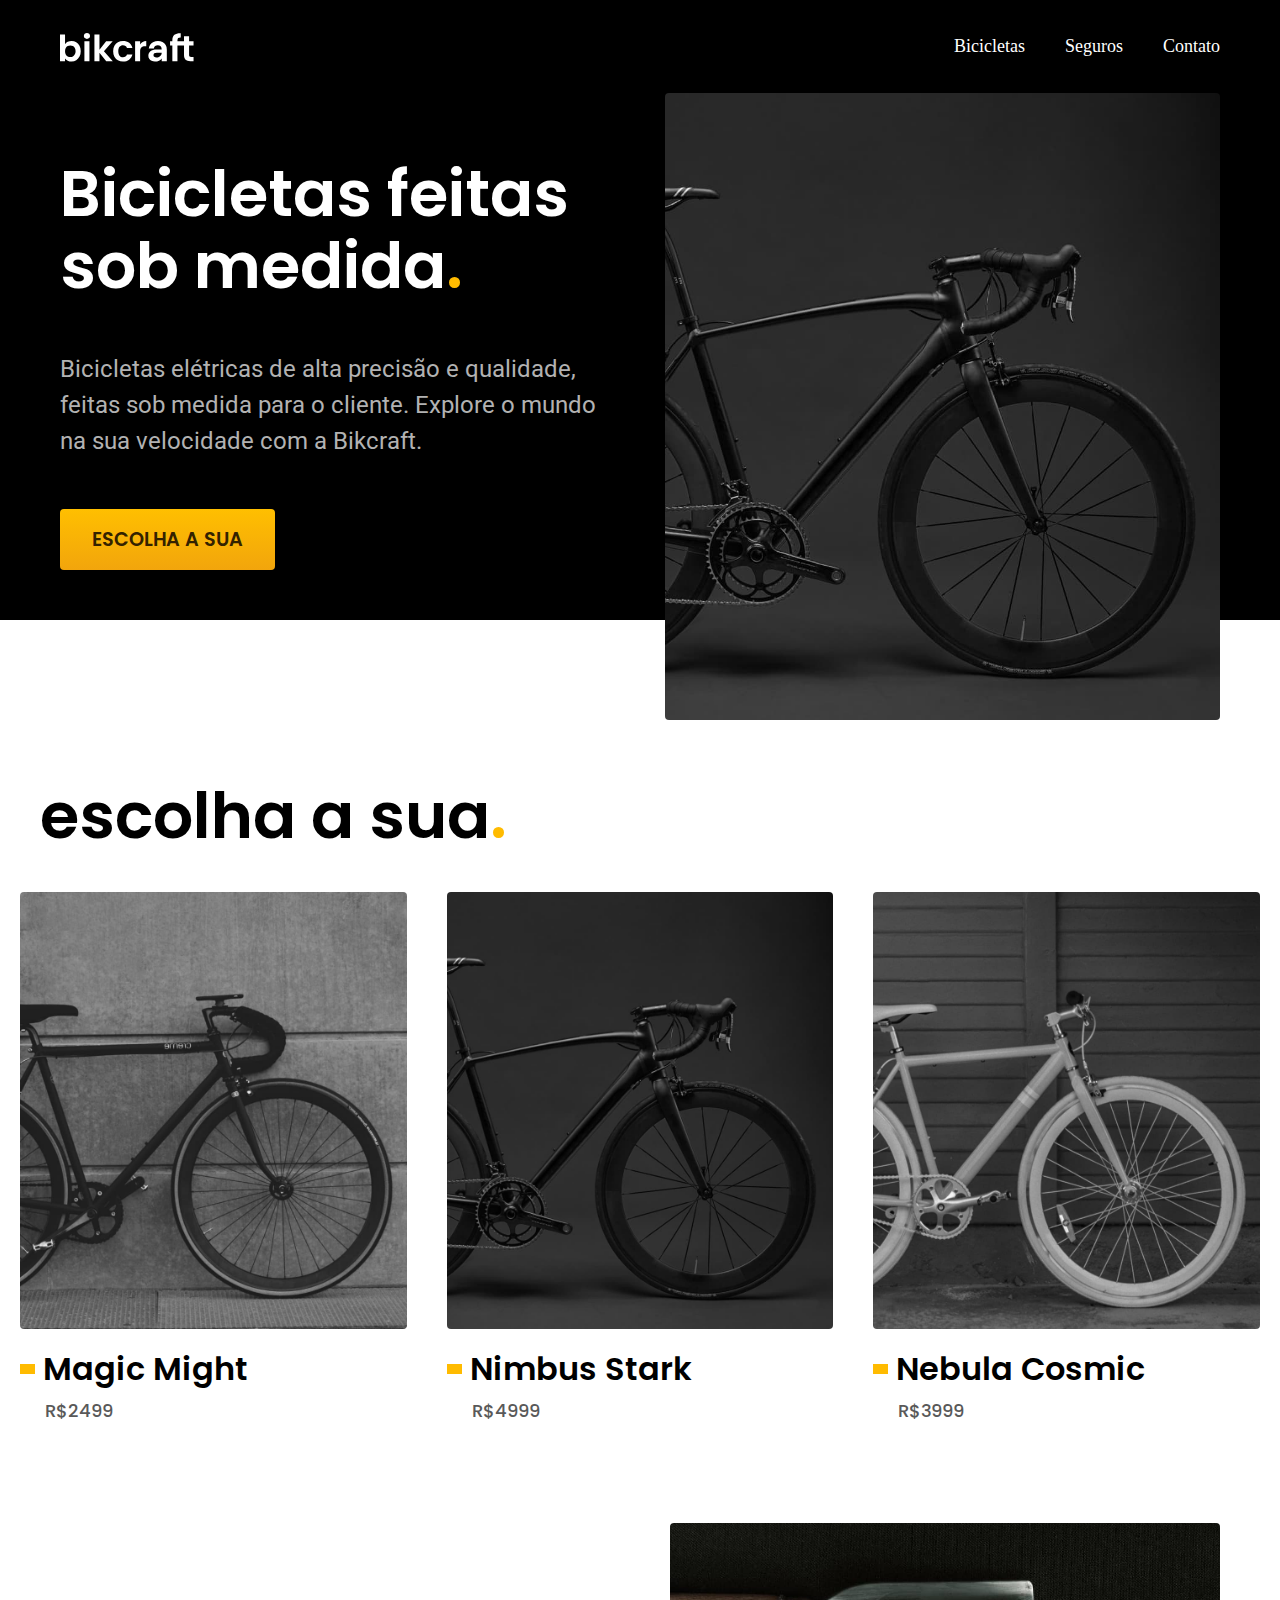
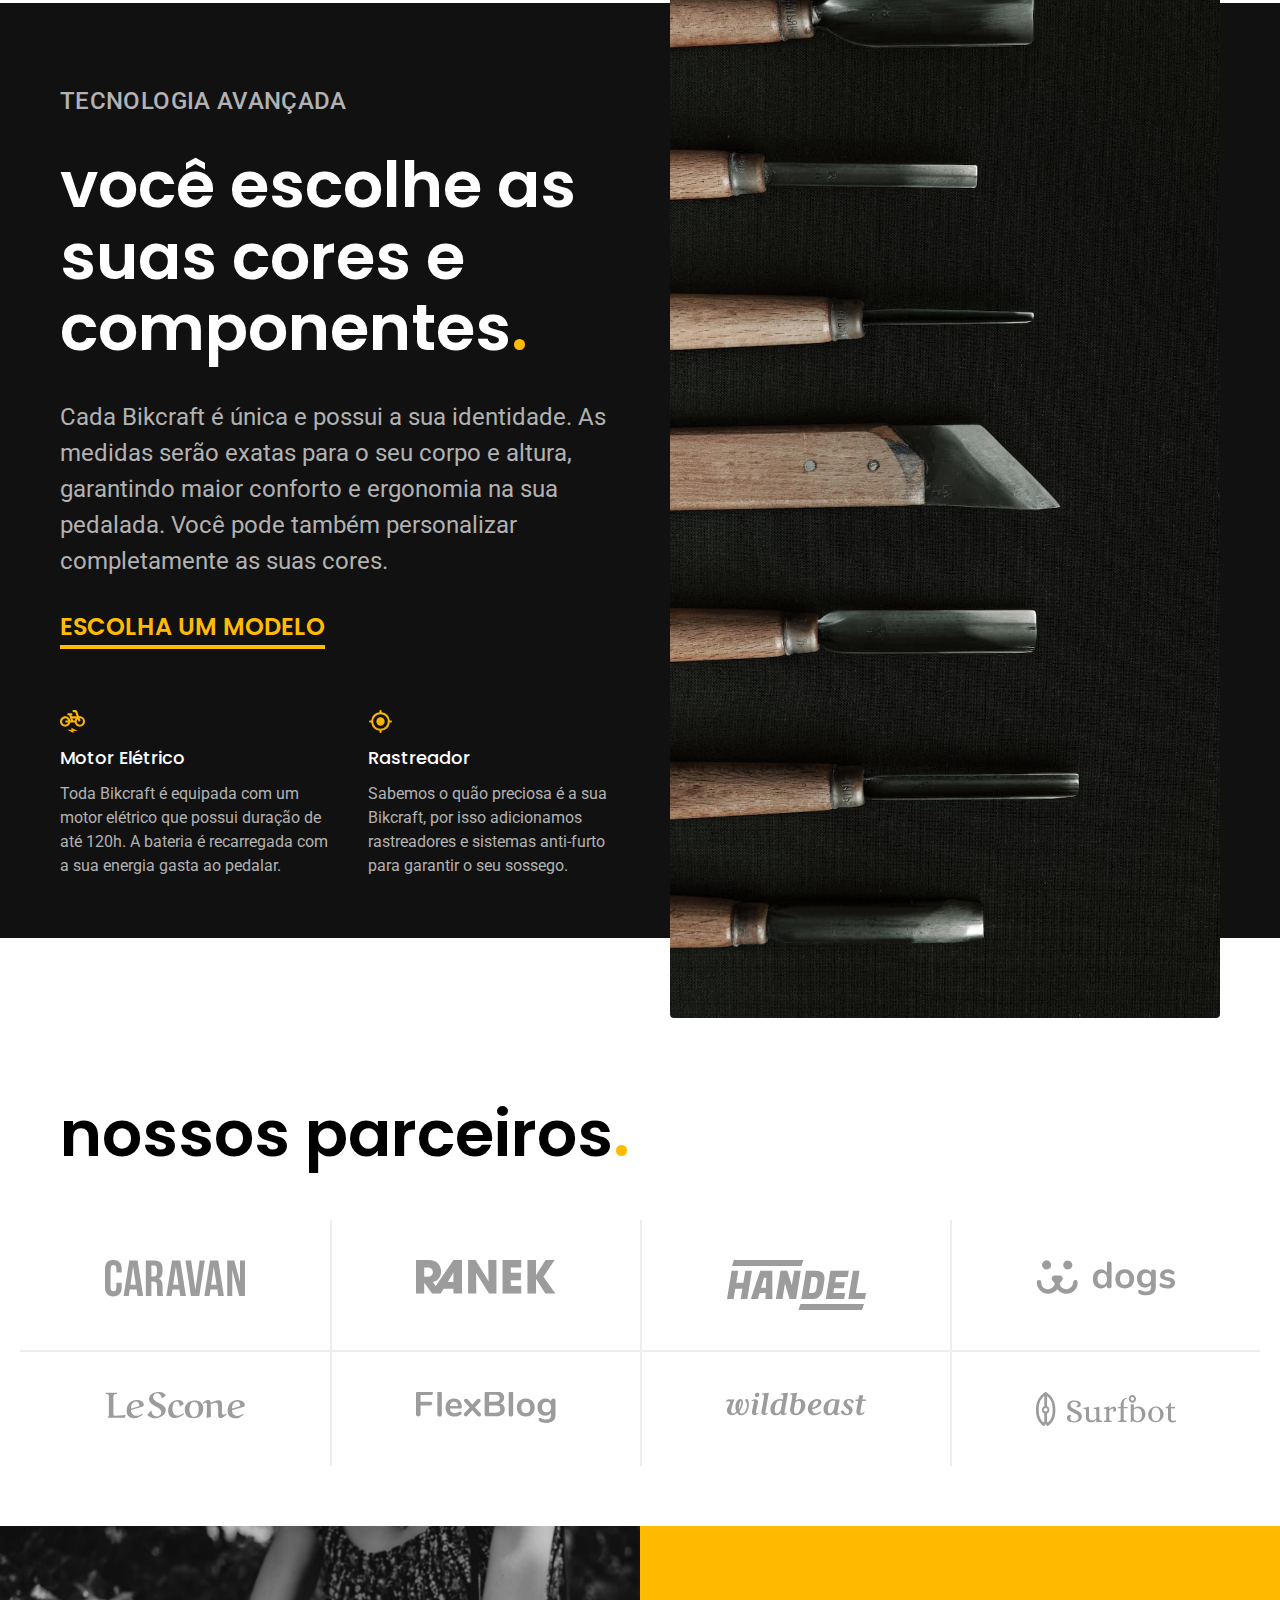
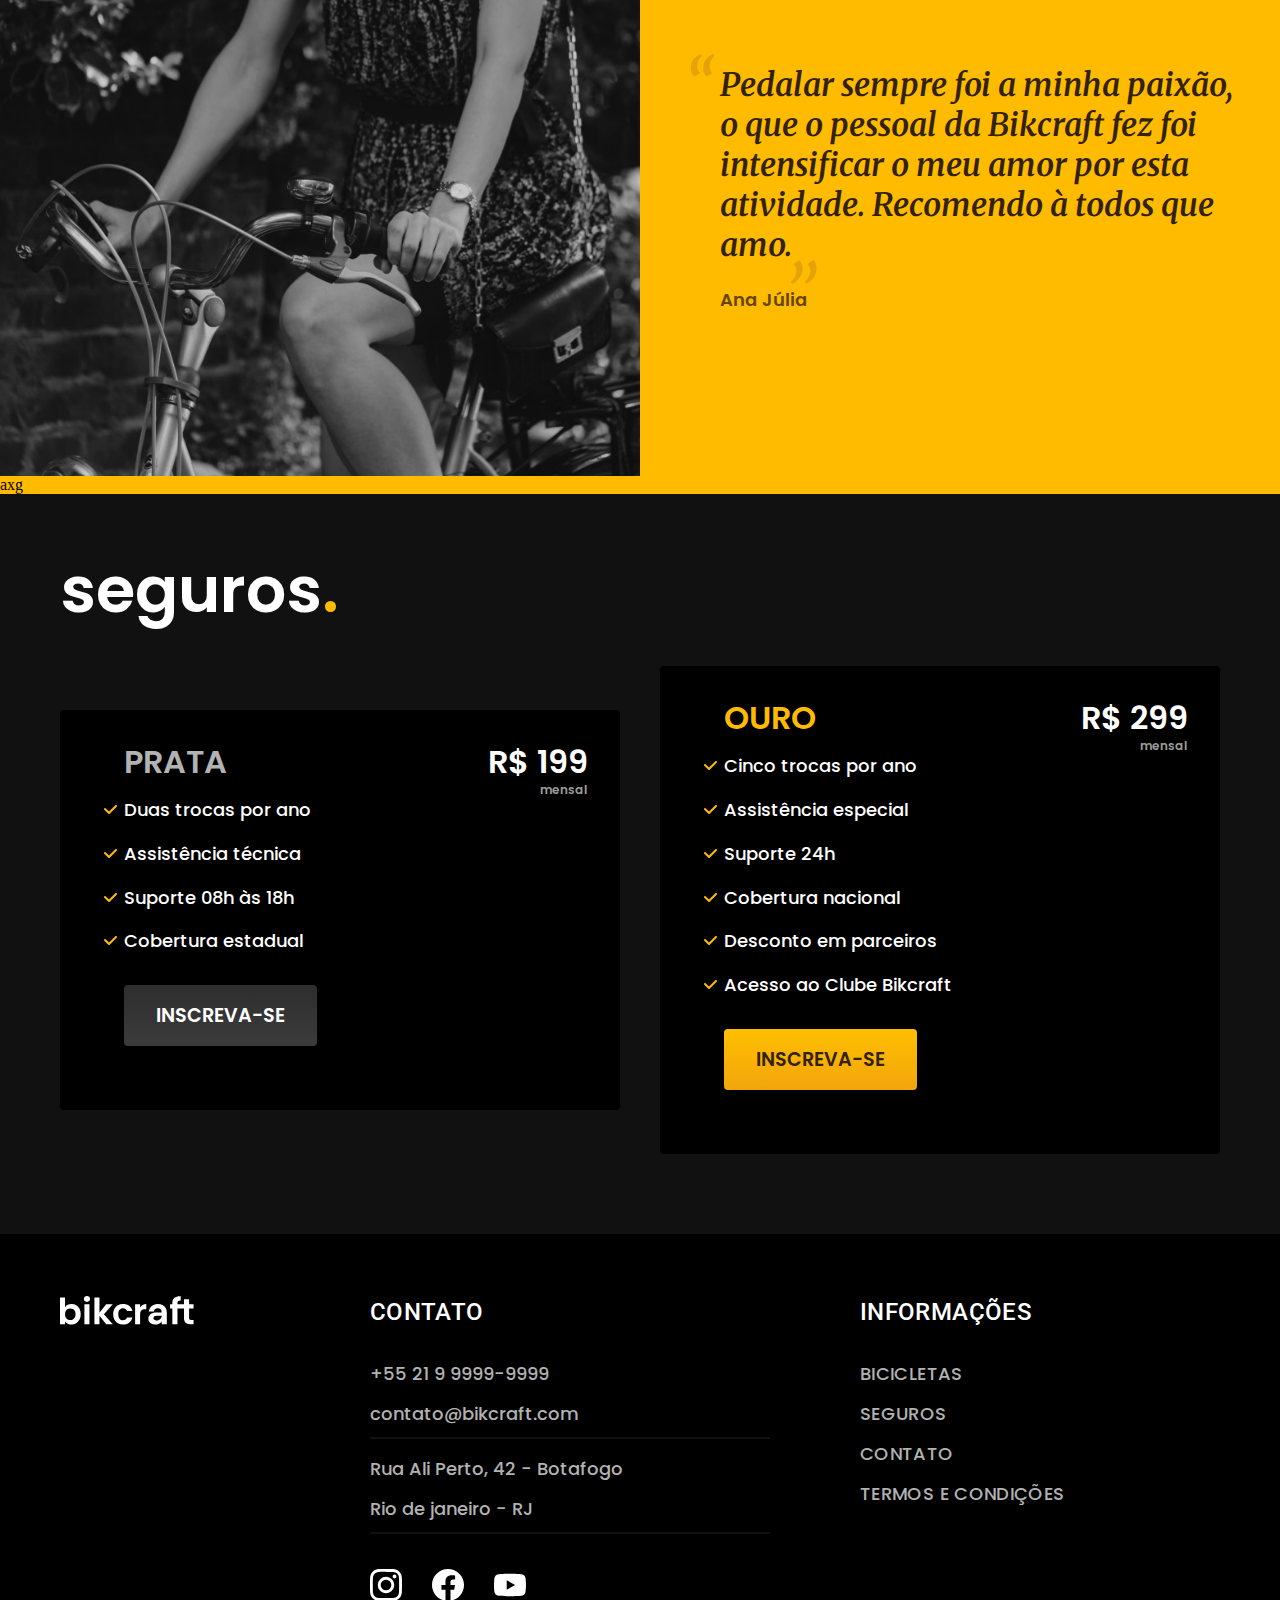
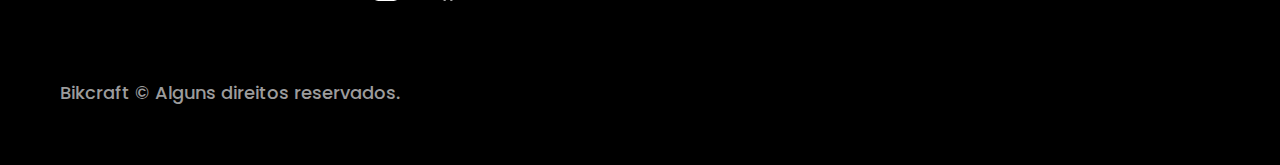
<file: index.html>
<!DOCTYPE html>
<html lang="pt-br">

<head>
  <meta charset="UTF-8">
  <meta name="viewport" content="width=device-width, initial-scale=1.0">
  <title> Bikcraft - Bicicletas Elétricas</title>
  <meta name="description" content="Bicicletas elétricas de alta precisão e qualidade, feitas sob medida para você. Explore o mundo na sua velocidade com a Bikcraft.">

  <link rel="stylesheet" href="./css/style.css">
  <link rel="preconnect" href="https://fonts.googleapis.com">
  <link rel="preconnect" href="https://fonts.gstatic.com" crossorigin>
  <link href="https://fonts.googleapis.com/css2?family=Merriweather:ital,wght@1,900&family=Poppins:wght@400;500;600&family=Roboto:wght@400;500&display=swap" rel="stylesheet">



</head>

<body id="home">
  <header class="header-bg">
    <div class="header container-1200">
      <a href="./index.html"> <img src="./img/bikcraft.svg" alt="bikcraft"></a>
      <nav aria-label="primaria">
        <ul class="header-menu">
          <li><a href="./bicicletas.html">Bicicletas</a></li>
          <li><a href="./seguros.html">Seguros</a></li>
          <li><a href="./contato.html">Contato</a></li>
        </ul>
      </nav>
    </div>
  </header>
  <main class="relevo introducao-bg">
    <div class="introducao-container container-1200">
      <div class="introducao-conteudo">
        <div class="introducao-conteudo-texto">

          <h1 class="titulo-introducao font-1-xxl cor-0">
            Bicicletas feitas sob medida<span class="cor-p1">.</span>
          </h1>
          <p class="font-2-l cor-5">
            Bicicletas elétricas de alta precisão e qualidade, feitas sob medida para o cliente. Explore o mundo na sua velocidade com a Bikcraft.
          </p>
          <a href="./bicicletas.html" class="botao-1 gradiente-amarelo">ESCOLHA A SUA</a>
        </div>
        <img class="img-relevo" src="./img/bicicletas/nimbus-home.jpg" alt="Bicicleta elétrica preta">
      </div>
    </div>
  </main>

  <article class="bicicletas-lista container-1400">
    <h2 class="container-1200 font-1-xxl">escolha a sua<span class="cor-p1">.</span></h2>
    <ul class="lista-escolha">

      <li> <a href="./bicicletas/magic.html"> <img src="./img/bicicletas/magic-home.jpg" alt="Magic Might">
          <div class="container-detalhe">
            <h3 class="font-1-xl"> Magic Might</h3>
          </div>
          <span class="font-2-m cor-8">R$2499</span>
        </a> </li>

      <li> <a href="./bicicletas/nimbus.html"> <img src="./img/bicicletas/nimbus-home.jpg" alt="Nimbus Stark">
          <div class="container-detalhe">
            <h3 class="font-1-xl"> Nimbus Stark</h3>
          </div> <span class="font-2-m cor-8">R$4999</span>
        </a> </li>


      <li> <a href="./bicicletas/nebula.html"> <img src="./img/bicicletas/nebula-home.jpg" alt="Nebula Cosmic">
          <div class="container-detalhe">
            <h3 class="font-1-xl"> Nebula Cosmic</h3>
          </div> <span class="font-2-m cor-8">R$3999</span>
        </a></li>
    </ul>
  </article>

  <article class="teclonologia-bg efeito-foto-duplo">
    <div class="tecnologia-container container-1200">
      <div class="tecnologia-conteudo ">
        <span class="cor-5 font-2-l-b">Tecnologia avançada</span>
        <h2 class="titulo-tecnologia font-1-xxl cor-0">você escolhe as suas cores e componentes<span class="cor-p1">.</span> </h2>
        <p class="texto-tecnologia font-2-l cor-5">Cada Bikcraft é única e possui a sua identidade. As medidas serão exatas para o seu corpo e altura, garantindo maior conforto e ergonomia na sua pedalada. Você pode também personalizar completamente as suas cores.</p>

        <h3><a class="escolha cor-p1" href="/">ESCOLHA UM MODELO</a></h3>

        <ul class="vantagens-tecnologia">
          <li>

            <img src="./img/icones/eletrica.svg" alt="">
            <h4 class="font-1-m eletrico cor-0">Motor Elétrico </h4>
            <p class="font-2-s cor-5">Toda Bikcraft é equipada com um motor elétrico que possui duração de até 120h. A bateria é recarregada com a sua energia gasta ao pedalar.</p>
          </li>

          <li>
            <img src="./img/icones/rastreador.svg" alt="">
            <h4 class="font-1-m rastreador cor-0">Rastreador</h4>
            <p class="font-2-s cor-5">Sabemos o quão preciosa é a sua Bikcraft, por isso adicionamos rastreadores e sistemas anti-furto para garantir o seu sossego.</p>
          </li>
        </ul>
      </div>
      <div>
        <img class="foto-tecnologia" src="./img/fotos/tecnologia.jpg" alt="">
      </div>
    </div>
  </article>

  <section class="parceiros" aria-label="Nossos parceiros">
    <h2 class="container-1200 font-1-xxl">nossos parceiros<span class="cor-p1">.</span></h2>
    <ul class="container-1400">
      <li><img src="./img/parceiros/caravan.svg" alt="caravan"></li>
      <li><img src="./img/parceiros/ranek.svg" alt="ranek"></li>
      <li><img src="./img/parceiros/handel.svg" alt="handel"></li>
      <li><img src="./img/parceiros/dogs.svg" alt="dogs"></li>
      <li><img src="./img/parceiros/lescone.svg" alt="lescone"></li>
      <li><img src="./img/parceiros/flexblog.svg" alt="flexblog"></li>
      <li><img src="./img/parceiros/wildbeast.svg" alt="wildbeast"></li>
      <li><img src="./img/parceiros/surfbot.svg" alt="surfbot"></li>
    </ul>
  </section>

  <section class="depoimento">
    <div class="depoimento-foto">
      <img src="./img/fotos/depoimento.jpg" alt="pessoa andando de bicicleta">axg
    </div>
    <div class="depoimento-conteudo font-1-xl cor-p5">
      <blockquote>
        <p>Pedalar sempre foi a minha paixão, o que o pessoal da Bikcraft fez foi intensificar o meu amor por esta atividade. Recomendo à todos que amo.</p>
      </blockquote>
      <span class="font-1-m-b cor-p4"> Ana Júlia</span>
    </div>
  </section>

  <article class="seguros-bg">

    <h2 class="container-1200 font-1-xxl cor-0">seguros<span class="cor-p1">.</span></h2>

    <div class="seguros-container container-1200">

      <div class="seguros-items prata">
        <div class="conteudo-seguros">

          <div class="seguros-plano">
            <h3 class="cor-5 font-1-xl">PRATA</h3>
            <div class="seguros-plano-preco">
              <span class="preco-seguros cor-0 font-1-xl">
                R$ 199</span>
              <span class="cor-6 font-1-xs">mensal</span>
            </div>
          </div>

          <ul class="font-2-m cor-0">
            <li>Duas trocas por ano </li>
            <li>Assistência técnica </li>
            <li>Suporte 08h às 18h </li>
            <li>Cobertura estadual </li>
          </ul>
          <div class="botao-1">INSCREVA-SE</div>
        </div>
      </div>

      <div class="seguros-items ouro">
        <div class="conteudo-seguros">

          <div class="seguros-plano">
            <h3 class="cor-p1 font-1-xl">OURO</h3>
            <div class="seguros-plano-preco">
              <span class="preco-seguros cor-0 font-1-xl">
                R$ 299</span>
              <span class="cor-6 font-1-xs">mensal</span>
            </div>
          </div>

          <ul class="vantagens-seguros font-2-m cor-0">
            <li>Cinco trocas por ano </li>
            <li>Assistência especial </li>
            <li>Suporte 24h</li>
            <li>Cobertura nacional </li>
            <li>Desconto em parceiros </li>
            <li>Acesso ao Clube Bikcraft </li>


          </ul>
          <div class="botao-1">INSCREVA-SE</div>
        </div>
      </div>
    </div>
    </div>
  </article>

  <footer class="footer-bg">
    <div class="footer-container container-1200 ">
      <div class="logo-footer">
        <a href="./index.html"> <img src="./img/bikcraft.svg" alt="logo bikcraft"></a>
      </div>
      <div class="contato-footer ">
        <h3 class="font-2-l-b cor-0">CONTATO</h3>
        <ul class="contato font-1-m cor-5">
          <li><a href="tel:+552199999999">+55 21 9 9999-9999</a></li>
          <li><a href="mailto:contato@bicrafk.com">contato@bikcraft.com </a></li>
          <li>
            <p>Rua Ali Perto, 42 - Botafogo</p>
          </li>
          <li>
            <p>Rio de janeiro - RJ</p>
          </li>
        </ul>
        <div class="redes-sociais">
          <div><img src="./img/redes/instagram.svg" alt="instagran logo"></div>
          <div><img src="./img/redes/facebook.svg" alt="facebook logo"></div>
          <div><img src="./img/redes/youtube.svg" alt="youTube logo"></div>
        </div>
      </div>

      <div class=" font-2-l-b cor-0 informacoes-footer">
        <h3 class="font-2-l-b cor-0">INFORMAÇÕES</h3>

        <nav>
          <ul class="informacoes font-1-m cor-5">
            <li><a href="./bicicletas.html">Bicicletas</a></li>
            <li><a href="./seguros.html">Seguros</a></li>
            <li><a href="./contato.html">Contato</a></li>
            <li><a href="./termos.html">Termos e Condições</a></li>
          </ul>
        </nav>
      </div>



      <P class="footer-copy font-2-m cor-6">Bikcraft © Alguns direitos reservados.</P>
    </div>

  </footer>

</body>

</html>
</file>
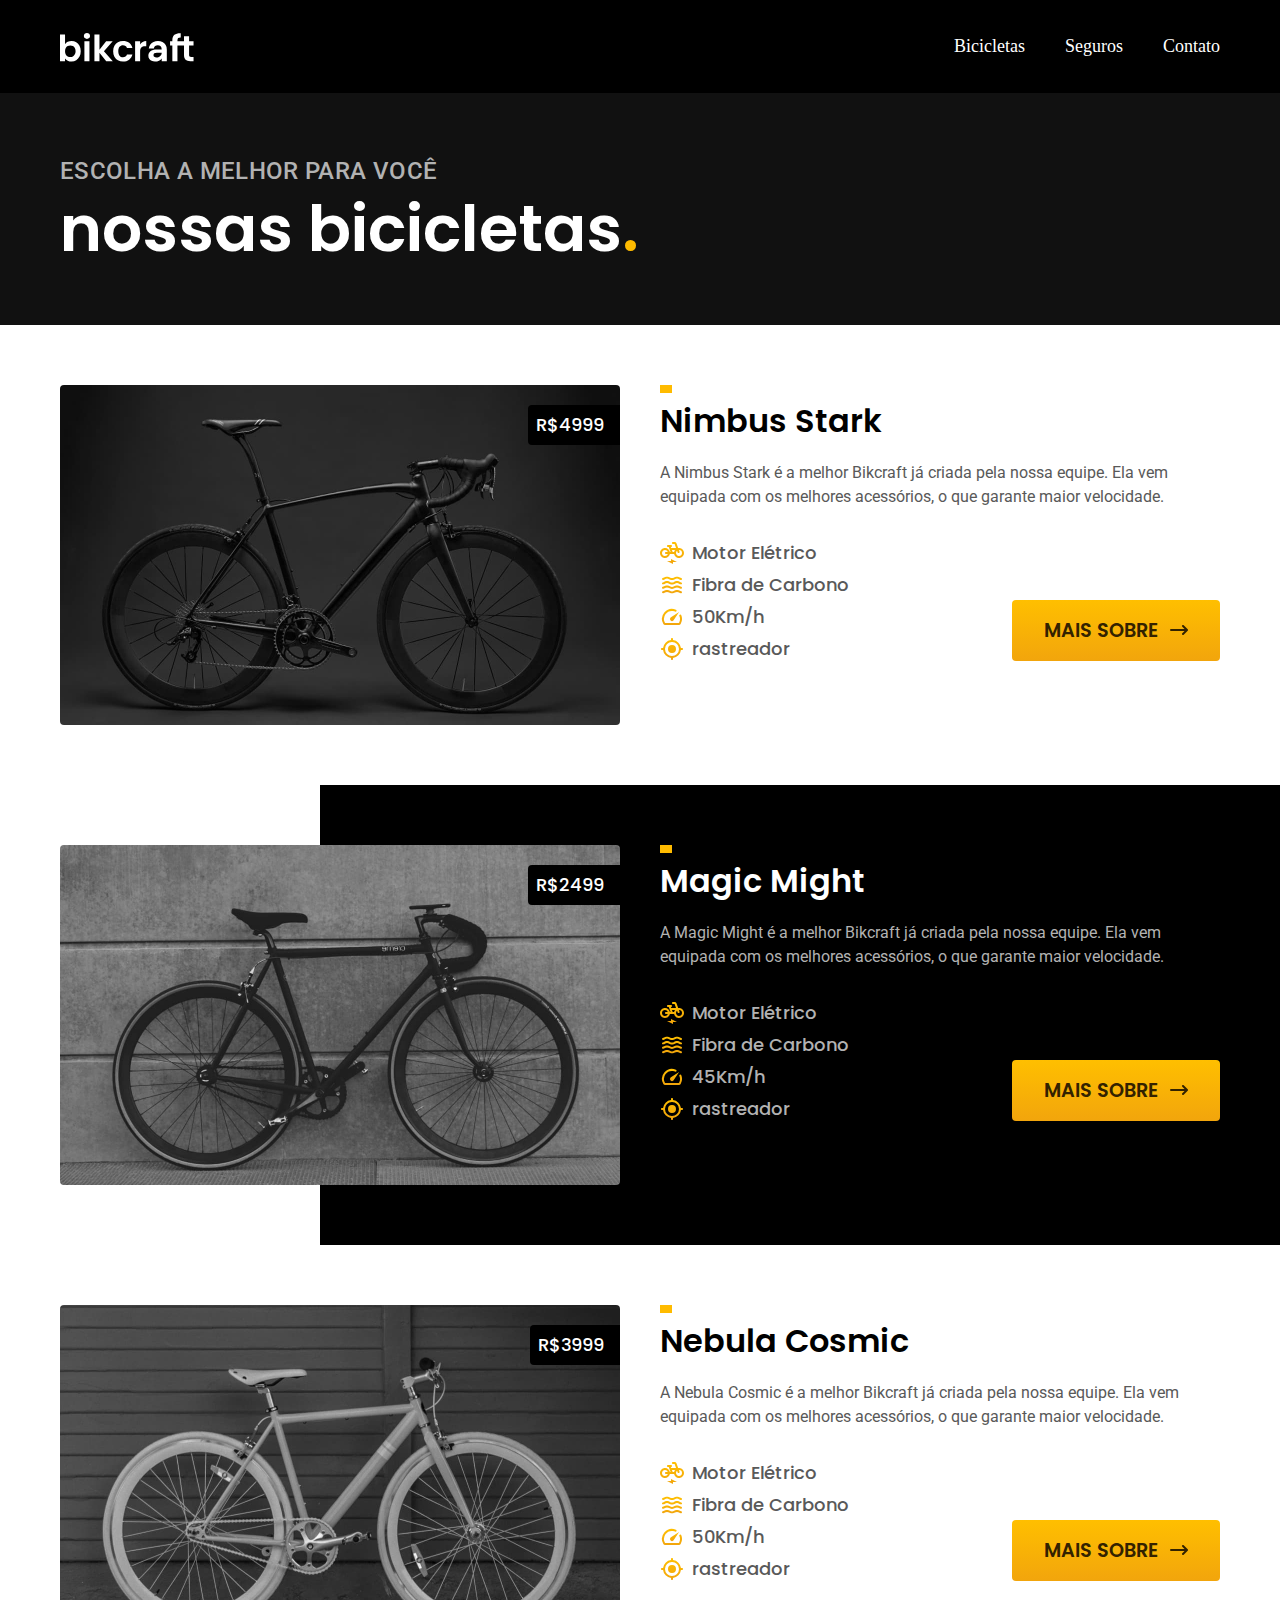
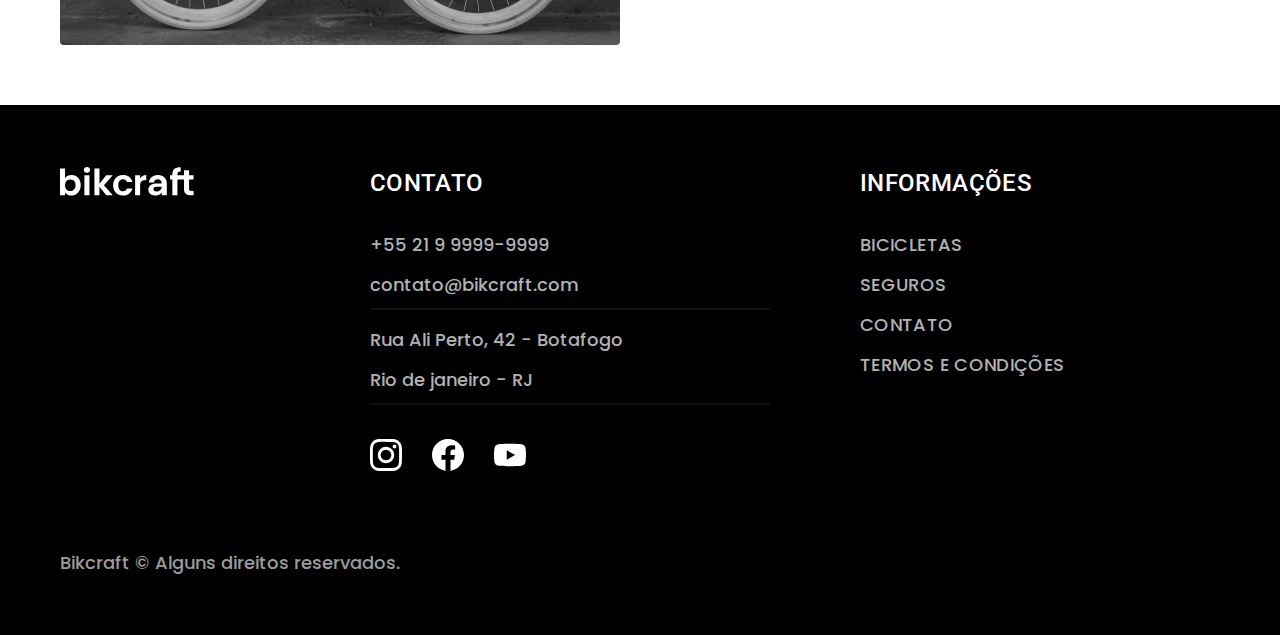
<file: bicicletas.html>
<html lang="pt-br">

<head>
  <meta charset="UTF-8">
  <meta name="viewport" content="width=device-width, initial-scale=1.0">
  <title>bicicletas | Bikcraft - Bicicletas Elétricas</title>
  <meta name="description" content="bicicletas - Bikcraft.">

  <link rel="stylesheet" href="./css/style.css">
  <link rel="preconnect" href="https://fonts.googleapis.com">
  <link rel="preconnect" href="https://fonts.gstatic.com" crossorigin>
  <link href="https://fonts.googleapis.com/css2?family=Merriweather:ital,wght@1,900&family=Poppins:wght@400;500;600&family=Roboto:wght@400;500&display=swap" rel="stylesheet">



</head>

<body id="bicicletas">
  <header class="header-bg">
    <div class="header container-1200">
      <a href="./index.html"> <img src="./img/bikcraft.svg" alt="bikcraft"></a>
      <nav aria-label="primaria">
        <ul class="header-menu">
          <li><a href="./bicicletas.html">Bicicletas</a></li>
          <li><a href="./seguros.html">Seguros</a></li>
          <li><a href="./contato.html">Contato</a></li>
        </ul>
      </nav>
    </div>
  </header>
  <div class="titulo-bg bg-11">
    <div class="titulo container-1200">
      <p class="font-2-l-b cor-5">ESCOLHA A MELHOR PARA VOCÊ</p>
      <h1 class="titulo-introducao  font-1-xxl cor-0">
        nossas bicicletas<span class="cor-p1">.</span>
      </h1>
    </div>
  </div>

  <main>

    <div class="bicicletas-bg">
      <div class="bicicletas-container container-1200">
        <div class="img-bicicleta">
          <img src="./img/bicicletas/nimbus.jpg" alt="nimbus">
          <span class="font-2-m cor-0">R$4999</span>
        </div>

        <div class="bicicletas-conteudo">
          <h2 class="font-1-xl">Nimbus Stark</h2>
          <p class="font-2-s cor-8">A Nimbus Stark é a melhor Bikcraft já criada pela nossa equipe. Ela vem equipada com os melhores acessórios, o que garante maior velocidade.</p>

          <ul class="font-1-m cor-8">
            <li><img src="./img/icones/eletrica.svg" alt="">Motor Elétrico</li>
            <li><img src="./img/icones/carbono.svg" alt="">Fibra de Carbono</li>
            <li><img src="./img/icones/velocidade.svg" alt="">50Km/h</li>
            <li><img src="./img/icones/rastreador.svg" alt="">rastreador</li>

          </ul>
          <div class="botao-1 seta"> <a href="./bicicletas/nimbus.html">MAIS SOBRE</a></div>
        </div>
      </div>
    </div>

    <div class="bicicletas-bg">
      <div class="bicicletas-container container-1200">

        <div class="img-bicicleta"> <img src="./img/bicicletas/magic.jpg" alt="magic">
          <span class="font-2-m cor-0">R$2499</span>
        </div>

        <div class="bicicletas-conteudo">
          <h2 class="font-1-xl cor-0">Magic Might</h2>
          <p class="font-2-s cor-5">A Magic Might é a melhor Bikcraft já criada pela nossa equipe. Ela vem equipada com os melhores acessórios, o que garante maior velocidade.</p>

          <ul class="font-1-m cor-5">
            <li><img src="./img/icones/eletrica.svg" alt="">Motor Elétrico</li>
            <li><img src="./img/icones/carbono.svg" alt="">Fibra de Carbono</li>
            <li><img src="./img/icones/velocidade.svg" alt="">45Km/h</li>
            <li><img src="./img/icones/rastreador.svg" alt="">rastreador</li>

          </ul>
          <div class="botao-1 seta"> <a href="./bicicletas/magic.html">MAIS SOBRE</a></div>
        </div>
      </div>
    </div>

    <div class="bicicletas-bg">
      <div class="bicicletas-container container-1200">
        <div class="img-bicicleta"> <img src="./img/bicicletas/nebula.jpg" alt="nebula">
          <span class="font-2-m cor-0">R$3999</span>
        </div>

        <div class="bicicletas-conteudo">
          <h2 class="font-1-xl">Nebula Cosmic</h2>
          <p class="font-2-s cor-8">A Nebula Cosmic é a melhor Bikcraft já criada pela nossa equipe. Ela vem equipada com os melhores acessórios, o que garante maior velocidade.</p>

          <ul class="font-1-m cor-8">
            <li><img src="./img/icones/eletrica.svg" alt="">Motor Elétrico</li>
            <li><img src="./img/icones/carbono.svg" alt="">Fibra de Carbono</li>
            <li><img src="./img/icones/velocidade.svg" alt="">50Km/h</li>
            <li><img src="./img/icones/rastreador.svg" alt="">rastreador</li>

          </ul>
          <div class="botao-1 seta"> <a href="./bicicletas/nebula.html">MAIS SOBRE</a></div>
        </div>
      </div>
    </div>



  </main>





  <footer class="footer-bg">
    <div class="footer-container container-1200 ">
      <div class="logo-footer">
        <a href="./index.html"> <img src="./img/bikcraft.svg" alt="logo bikcraft"></a>
      </div>
      <div class="contato-footer ">
        <h3 class="font-2-l-b cor-0">CONTATO</h3>
        <ul class="contato font-1-m cor-5">
          <li><a href="tel:+552199999999">+55 21 9 9999-9999</a></li>
          <li><a href="mailto:contato@bicrafk.com">contato@bikcraft.com </a></li>
          <li>
            <p>Rua Ali Perto, 42 - Botafogo</p>
          </li>
          <li>
            <p>Rio de janeiro - RJ</p>
          </li>
        </ul>
        <div class="redes-sociais">
          <div><img src="./img/redes/instagram.svg" alt="instagran logo"></div>
          <div><img src="./img/redes/facebook.svg" alt="facebook logo"></div>
          <div><img src="./img/redes/youtube.svg" alt="youTube logo"></div>
        </div>
      </div>

      <div class=" font-2-l-b cor-0 informacoes-footer">
        <h3 class="font-2-l-b cor-0">INFORMAÇÕES</h3>

        <nav>
          <ul class="informacoes font-1-m cor-5">
            <li><a href="./bicicletas.html">Bicicletas</a></li>
            <li><a href="./seguros.html">Seguros</a></li>
            <li><a href="./contato.html">Contato</a></li>
            <li><a href="./termos.html">Termos e Condições</a></li>
          </ul>
        </nav>
      </div>



      <P class="footer-copy font-2-m cor-6">Bikcraft © Alguns direitos reservados.</P>
    </div>

  </footer>

</body>

</html>
</file>
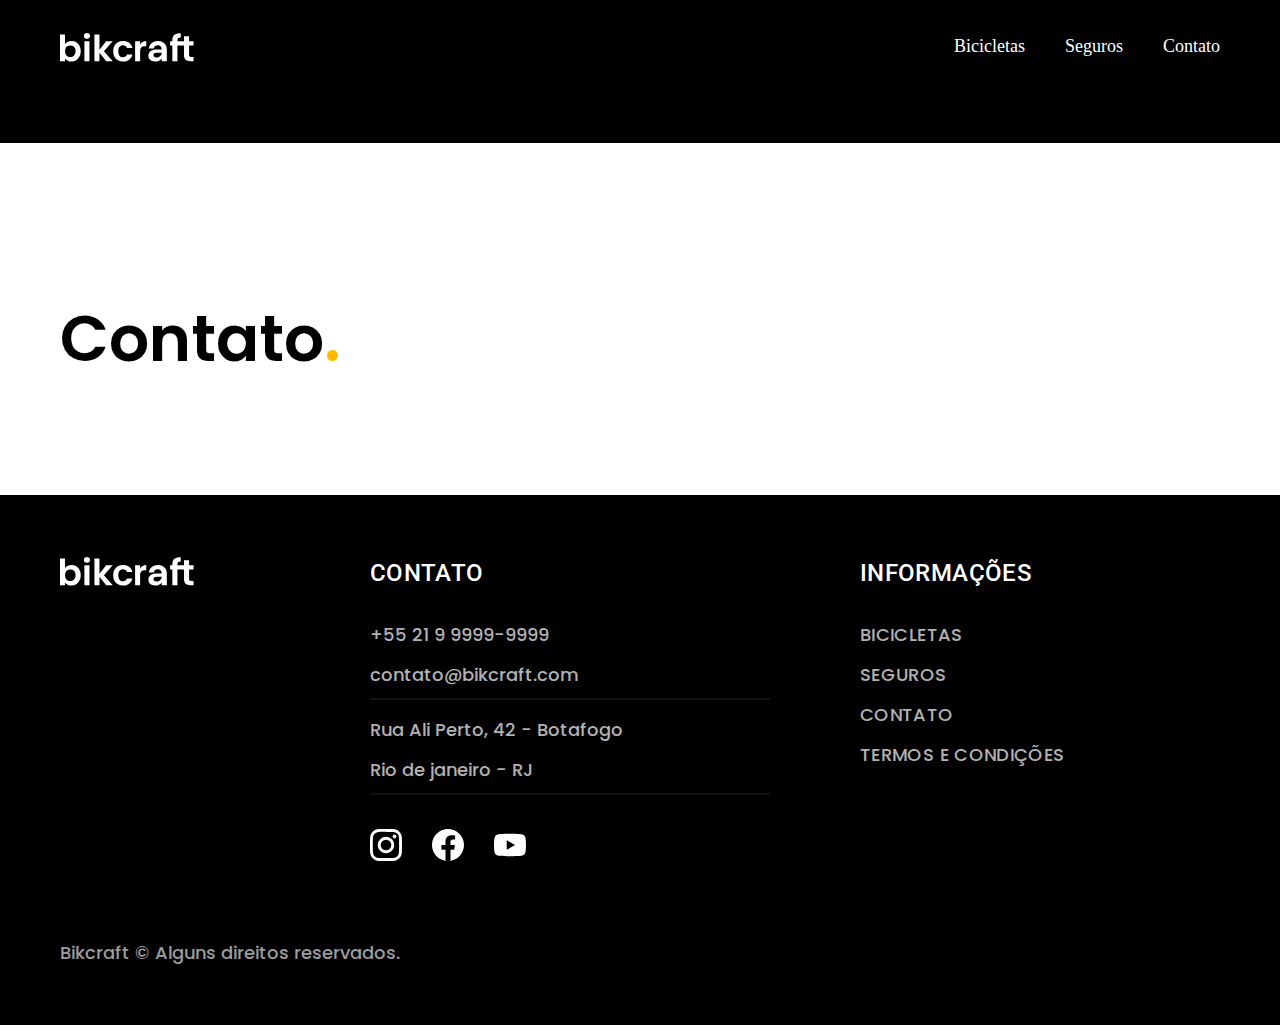
<file: contato.html>
<!DOCTYPE html>
<html lang="pt-br">

<head>
  <meta charset="UTF-8">
  <meta name="viewport" content="width=device-width, initial-scale=1.0">
  <title> Bikcraft - Bicicletas Elétricas</title>
  <meta name="description" content="Bicicletas elétricas de alta precisão e qualidade, feitas sob medida para você. Explore o mundo na sua velocidade com a Bikcraft.">

  <link rel="stylesheet" href="./css/style.css">
  <link rel="preconnect" href="https://fonts.googleapis.com">
  <link rel="preconnect" href="https://fonts.gstatic.com" crossorigin>
  <link href="https://fonts.googleapis.com/css2?family=Merriweather:ital,wght@1,900&family=Poppins:wght@400;500;600&family=Roboto:wght@400;500&display=swap" rel="stylesheet">



</head>

<body id="contato">
  <header class="header-bg">
    <div class="header container-1200">
      <a href="./index.html"> <img src="./img/bikcraft.svg" alt="bikcraft"></a>
      <nav aria-label="primaria">
        <ul class="header-menu">
          <li><a href="./bicicletas.html">Bicicletas</a></li>
          <li><a href="./seguros.html">Seguros</a></li>
          <li><a href="./contato.html">Contato</a></li>
        </ul>
      </nav>
    </div>
  </header>
  <main class="relevo introducao-bg">
    <div class="introducao-container container-1200">
      <div class="introducao-conteudo">
        <div class="introducao-conteudo-texto">



        </div>

      </div>
    </div>
  </main>

  <article class="bicicletas-lista container-1400">
    <h2 class="container-1200 font-1-xxl">Contato<span class="cor-p1">.</span></h2>

  </article>








  <footer class="footer-bg">
    <div class="footer-container container-1200 ">
      <div class="logo-footer">
        <a href="./index.html"> <img src="./img/bikcraft.svg" alt="logo bikcraft"></a>
      </div>
      <div class="contato-footer ">
        <h3 class="font-2-l-b cor-0">CONTATO</h3>
        <ul class="contato font-1-m cor-5">
          <li><a href="tel:+552199999999">+55 21 9 9999-9999</a></li>
          <li><a href="mailto:contato@bicrafk.com">contato@bikcraft.com </a></li>
          <li>
            <p>Rua Ali Perto, 42 - Botafogo</p>
          </li>
          <li>
            <p>Rio de janeiro - RJ</p>
          </li>
        </ul>
        <div class="redes-sociais">
          <div><img src="./img/redes/instagram.svg" alt="instagran logo"></div>
          <div><img src="./img/redes/facebook.svg" alt="facebook logo"></div>
          <div><img src="./img/redes/youtube.svg" alt="youTube logo"></div>
        </div>
      </div>

      <div class=" font-2-l-b cor-0 informacoes-footer">
        <h3 class="font-2-l-b cor-0">INFORMAÇÕES</h3>

        <nav>
          <ul class="informacoes font-1-m cor-5">
            <li><a href="./bicicletas.html">Bicicletas</a></li>
            <li><a href="./seguros.html">Seguros</a></li>
            <li><a href="./contato.html">Contato</a></li>
            <li><a href="./termos.html">Termos e Condições</a></li>
          </ul>
        </nav>
      </div>



      <P class="footer-copy font-2-m cor-6">Bikcraft © Alguns direitos reservados.</P>
    </div>

  </footer>

</body>

</html>
</file>
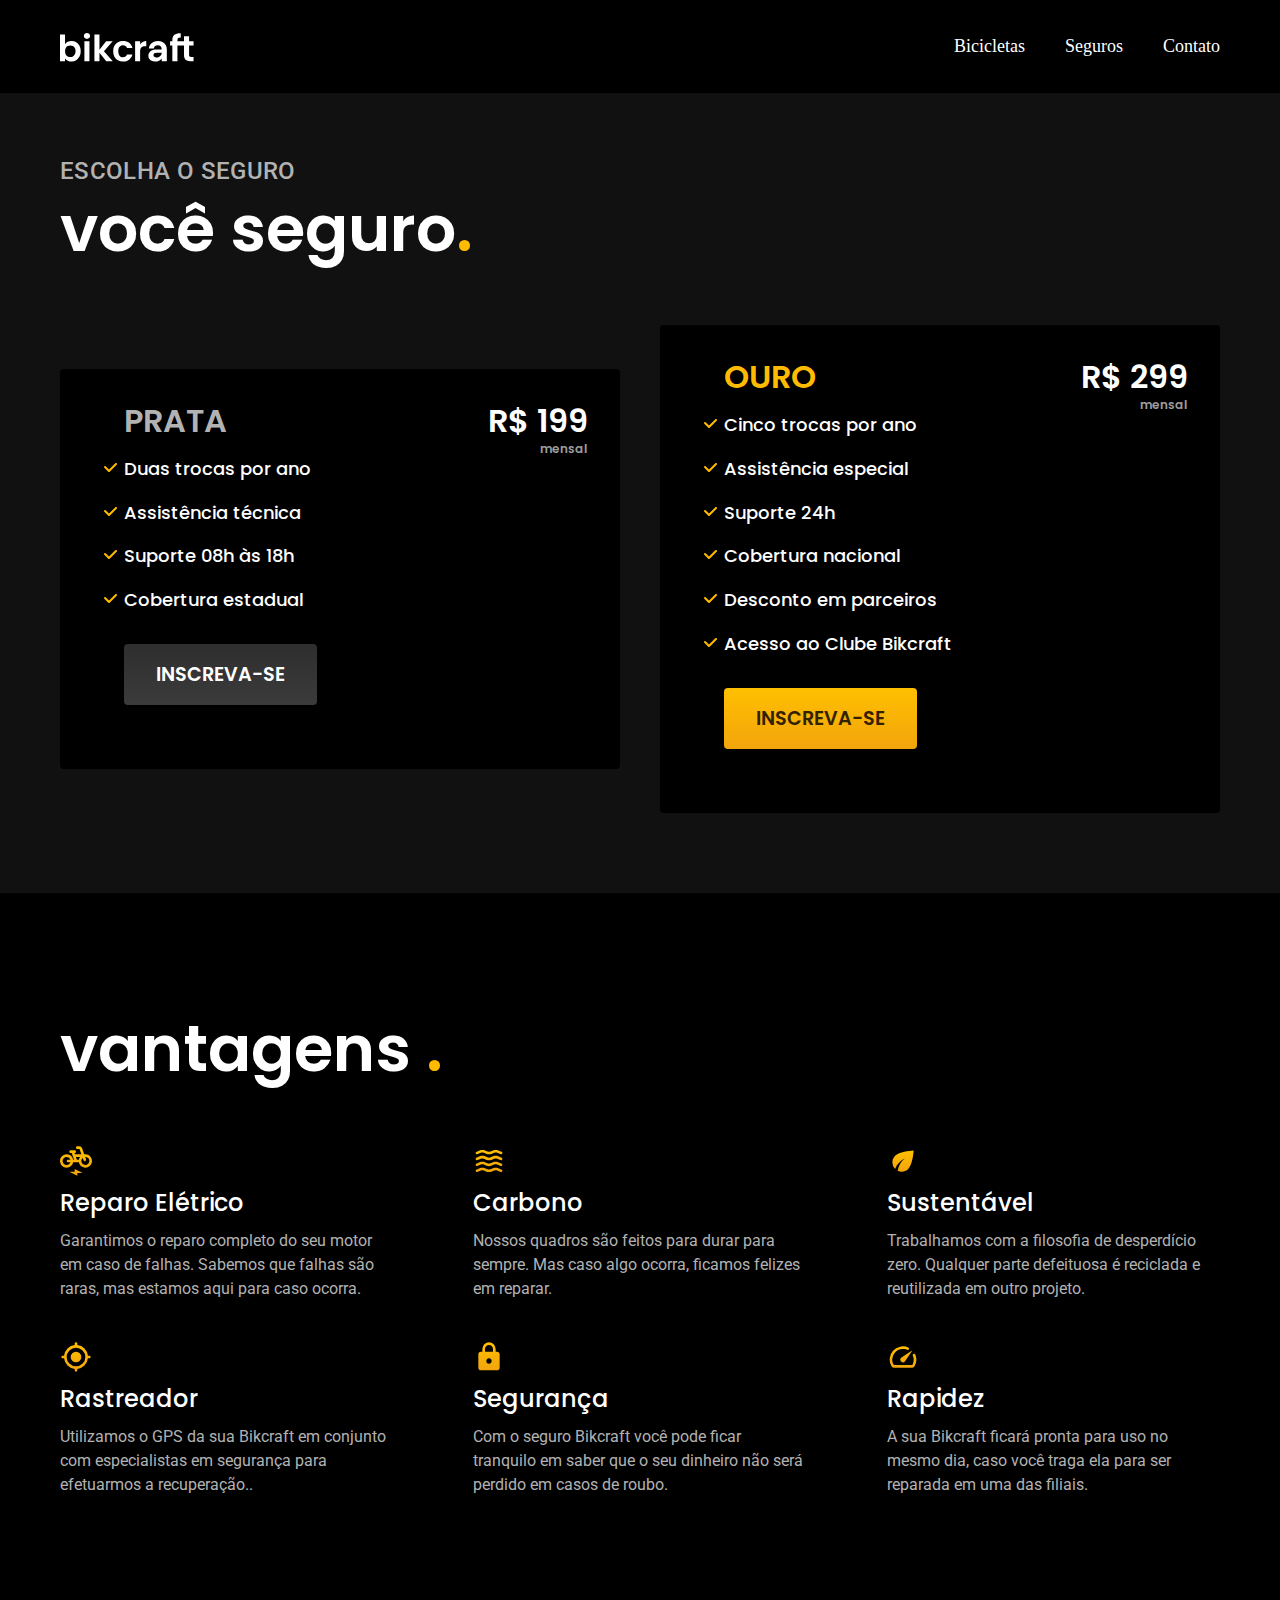
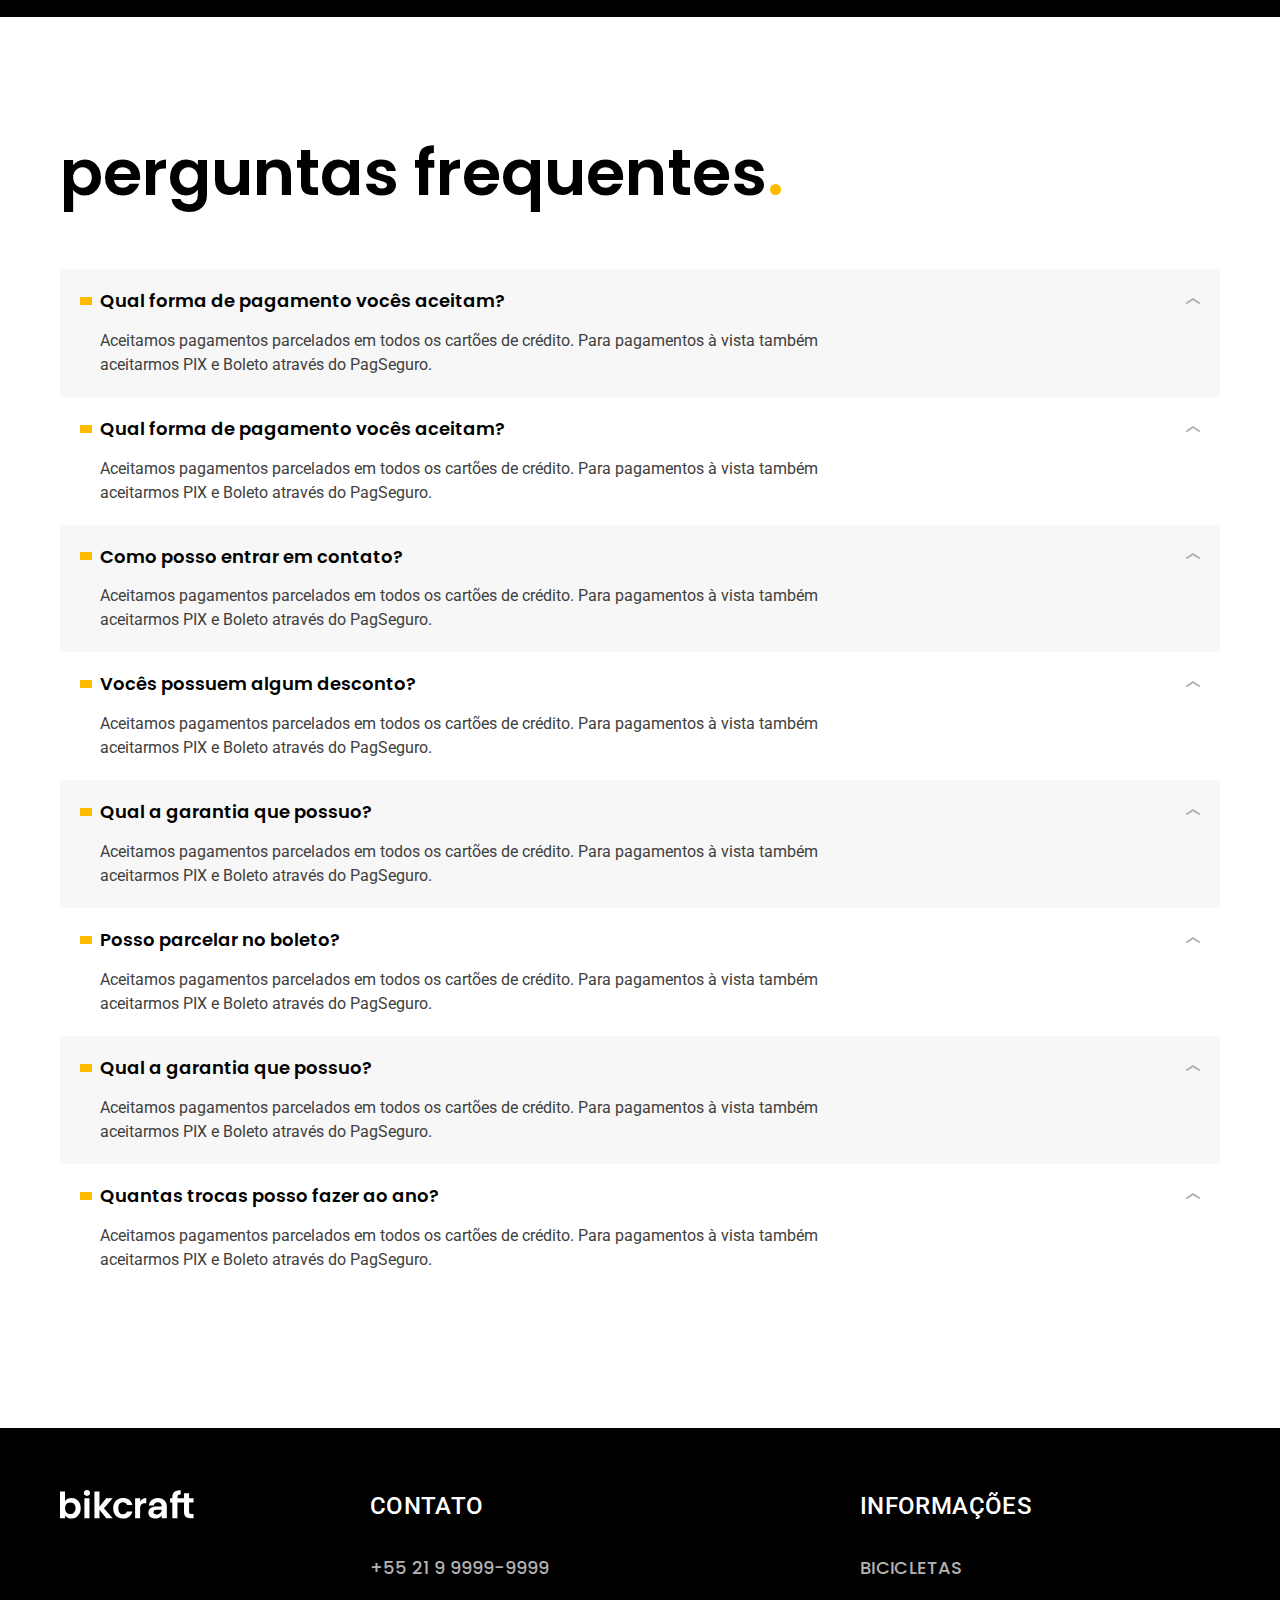
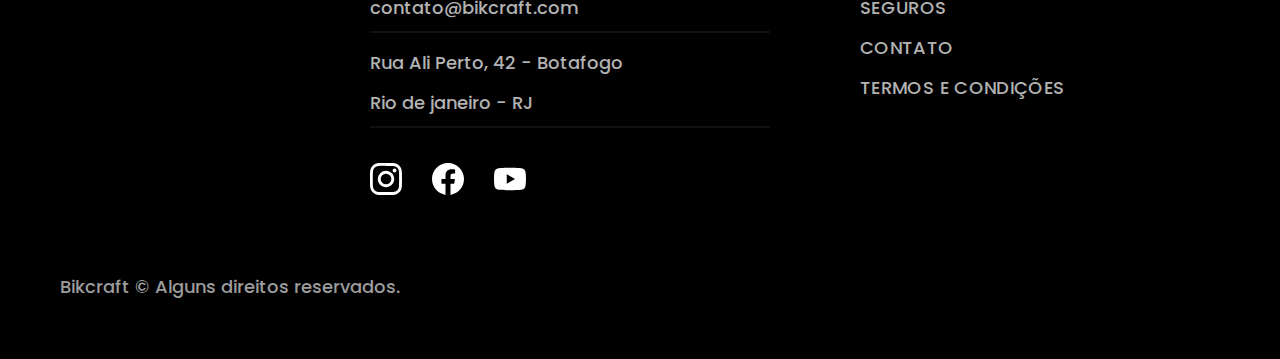
<file: seguros.html>
<html lang="pt-br">

<head>
  <meta charset="UTF-8">
  <meta name="viewport" content="width=device-width, initial-scale=1.0">
  <title>Seguros | Bikcraft - Bicicletas Elétricas</title>
  <meta name="description" content="Seguros - Bikcraft.">

  <link rel="stylesheet" href="./css/style.css">
  <link rel="preconnect" href="https://fonts.googleapis.com">
  <link rel="preconnect" href="https://fonts.gstatic.com" crossorigin>
  <link href="https://fonts.googleapis.com/css2?family=Merriweather:ital,wght@1,900&family=Poppins:wght@400;500;600&family=Roboto:wght@400;500&display=swap" rel="stylesheet">



</head>

<body id="seguros">
  <header class="header-bg">
    <div class="header container-1200">
      <a href="./index.html"> <img src="./img/bikcraft.svg" alt="bikcraft"></a>
      <nav aria-label="primaria">
        <ul class="header-menu">
          <li><a href="./bicicletas.html">Bicicletas</a></li>
          <li><a href="./seguros.html">Seguros</a></li>
          <li><a href="./contato.html">Contato</a></li>
        </ul>
      </nav>
    </div>
  </header>

  <div class="titulo-bg seguros-bg">
    <div class="titulo container-1200">
      <p class="font-2-l-b cor-5">Escolha o Seguro</p>
      <h1 class="titulo-introducao font-1-xxl cor-0">
        você seguro<span class="cor-p1">.</span>
      </h1>
    </div>
  </div>

  <main class="termos-bg seguros-bg">

    <div class="seguros-container container-1200">

      <div class="seguros-items prata">
        <div class="conteudo-seguros">

          <div class="seguros-plano">
            <h3 class="cor-5 font-1-xl">PRATA</h3>
            <div class="seguros-plano-preco">
              <span class="preco-seguros cor-0 font-1-xl">
                R$ 199</span>
              <span class="cor-6 font-1-xs">mensal</span>
            </div>
          </div>

          <ul class="font-2-m cor-0">
            <li>Duas trocas por ano </li>
            <li>Assistência técnica </li>
            <li>Suporte 08h às 18h </li>
            <li>Cobertura estadual </li>
          </ul>
          <div class="botao-1">INSCREVA-SE</div>
        </div>
      </div>

      <div class="seguros-items ouro">
        <div class="conteudo-seguros">

          <div class="seguros-plano">
            <h3 class="cor-p1 font-1-xl">OURO</h3>
            <div class="seguros-plano-preco">
              <span class="preco-seguros cor-0 font-1-xl">
                R$ 299</span>
              <span class="cor-6 font-1-xs">mensal</span>
            </div>
          </div>

          <ul class="vantagens-seguros font-2-m cor-0">
            <li>Cinco trocas por ano </li>
            <li>Assistência especial </li>
            <li>Suporte 24h</li>
            <li>Cobertura nacional </li>
            <li>Desconto em parceiros </li>
            <li>Acesso ao Clube Bikcraft </li>
          </ul>
          <div class="botao-1">INSCREVA-SE</div>
        </div>
      </div>
    </div>
    </div>






  </main>

  <article class="vantagens-bg">
    <div class="vantagens container-1200">
      <h2 class="font-1-xxl cor-0">vantagens <span class="cor-p1">.</span></h2>

      <ul>
        <li>
          <img src="./img/icones/eletrica.svg" alt="">
          <h3 class="font-1-l cor-0">Reparo Elétrico</h3>
          <p class="font-2-s cor-5">Garantimos o reparo completo do seu motor em caso de falhas. Sabemos que falhas são raras, mas estamos aqui para caso ocorra.</p>
        </li>
        <li>
          <img src="./img/icones/carbono.svg" alt="">
          <h3 class="font-1-l cor-0">Carbono</h3>
          <p class="font-2-s cor-5">Nossos quadros são feitos para durar para sempre. Mas caso algo ocorra, ficamos felizes em reparar.</p>
        </li>
        <li>
          <img src="./img/icones/sustentavel.svg" alt="">
          <h3 class="font-1-l cor-0">Sustentável</h3>
          <p class="font-2-s cor-5">Trabalhamos com a filosofia de desperdício zero. Qualquer parte defeituosa é reciclada e reutilizada em outro projeto.</p>
        </li>
        <li>
          <img src="./img/icones/rastreador.svg" alt="">
          <h3 class="font-1-l cor-0">Rastreador</h3>
          <p class="font-2-s cor-5">Utilizamos o GPS da sua Bikcraft em conjunto com especialistas em segurança para efetuarmos a recuperação..</p>
        </li>
        <li>
          <img src="./img/icones/seguro.svg" alt="">
          <h3 class="font-1-l cor-0">Segurança</h3>
          <p class="font-2-s cor-5">Com o seguro Bikcraft você pode ficar tranquilo em saber que o seu dinheiro não será perdido em casos de roubo.</p>
        </li>
        <li>
          <img src="./img/icones/velocidade.svg" alt="">
          <h3 class="font-1-l cor-0">Rapidez</h3>
          <p class="font-2-s cor-5">A sua Bikcraft ficará pronta para uso no mesmo dia, caso você traga ela para ser reparada em uma das filiais.</p>
        </li>




      </ul>






    </div>
  </article>

  <article class="perguntas container-1200">
    <h2 class="font-1-xxl">perguntas frequentes<span class="cor-p1">.</span>
    </h2>

    <dl>
      <div>
        <dt class="font-1-m-b teste">Qual forma de pagamento vocês aceitam?</dt>
        <dd class="font-2-s cor-9">Aceitamos pagamentos parcelados em todos os cartões de crédito. Para pagamentos à vista também aceitarmos PIX e Boleto através do PagSeguro.</dd>
      </div>
      <div>
        <dt class="font-1-m-b">Qual forma de pagamento vocês aceitam?</dt>
        <dd class="font-2-s cor-9">Aceitamos pagamentos parcelados em todos os cartões de crédito. Para pagamentos à vista também aceitarmos PIX e Boleto através do PagSeguro.</dd>
      </div>
      <div>
        <dt class="font-1-m-b">Como posso entrar em contato?</dt>
        <dd class="font-2-s cor-9">Aceitamos pagamentos parcelados em todos os cartões de crédito. Para pagamentos à vista também aceitarmos PIX e Boleto através do PagSeguro.</dd>
      </div>
      <div>
        <dt class="font-1-m-b">Vocês possuem algum desconto?</dt>
        <dd class="font-2-s cor-9">Aceitamos pagamentos parcelados em todos os cartões de crédito. Para pagamentos à vista também aceitarmos PIX e Boleto através do PagSeguro.</dd>
      </div>
      <div>
        <dt class="font-1-m-b">Qual a garantia que possuo?</dt>
        <dd class="font-2-s cor-9">Aceitamos pagamentos parcelados em todos os cartões de crédito. Para pagamentos à vista também aceitarmos PIX e Boleto através do PagSeguro.</dd>
      </div>
      <div>
        <dt class="font-1-m-b">Posso parcelar no boleto?</dt>
        <dd class="font-2-s cor-9">Aceitamos pagamentos parcelados em todos os cartões de crédito. Para pagamentos à vista também aceitarmos PIX e Boleto através do PagSeguro.</dd>
      </div>
      <div>
        <dt class="font-1-m-b">Qual a garantia que possuo?</dt>
        <dd class="font-2-s cor-9">Aceitamos pagamentos parcelados em todos os cartões de crédito. Para pagamentos à vista também aceitarmos PIX e Boleto através do PagSeguro.</dd>
      </div>
      <div>
        <dt class="font-1-m-b">Quantas trocas posso fazer ao ano?</dt>
        <dd class="font-2-s cor-9">Aceitamos pagamentos parcelados em todos os cartões de crédito. Para pagamentos à vista também aceitarmos PIX e Boleto através do PagSeguro.</dd>
      </div>
    </dl>





  </article>




  <footer class="footer-bg">
    <div class="footer-container container-1200 ">
      <div class="logo-footer">
        <a href="./index.html"> <img src="./img/bikcraft.svg" alt="logo bikcraft"></a>
      </div>
      <div class="contato-footer ">
        <h3 class="font-2-l-b cor-0">CONTATO</h3>
        <ul class="contato font-1-m cor-5">
          <li><a href="tel:+552199999999">+55 21 9 9999-9999</a></li>
          <li><a href="mailto:contato@bicrafk.com">contato@bikcraft.com </a></li>
          <li>
            <p>Rua Ali Perto, 42 - Botafogo</p>
          </li>
          <li>
            <p>Rio de janeiro - RJ</p>
          </li>
        </ul>
        <div class="redes-sociais">
          <div><img src="./img/redes/instagram.svg" alt="instagran logo"></div>
          <div><img src="./img/redes/facebook.svg" alt="facebook logo"></div>
          <div><img src="./img/redes/youtube.svg" alt="youTube logo"></div>
        </div>
      </div>

      <div class=" font-2-l-b cor-0 informacoes-footer">
        <h3 class="font-2-l-b cor-0">INFORMAÇÕES</h3>

        <nav>
          <ul class="informacoes font-1-m cor-5">
            <li><a href="./bicicletas.html">Bicicletas</a></li>
            <li><a href="./seguros.html">Seguros</a></li>
            <li><a href="./contato.html">Contato</a></li>
            <li><a href="./termos.html">Termos e Condições</a></li>
          </ul>
        </nav>
      </div>



      <P class="footer-copy font-2-m cor-6">Bikcraft © Alguns direitos reservados.</P>
    </div>

  </footer>

</body>

</html>
</file>
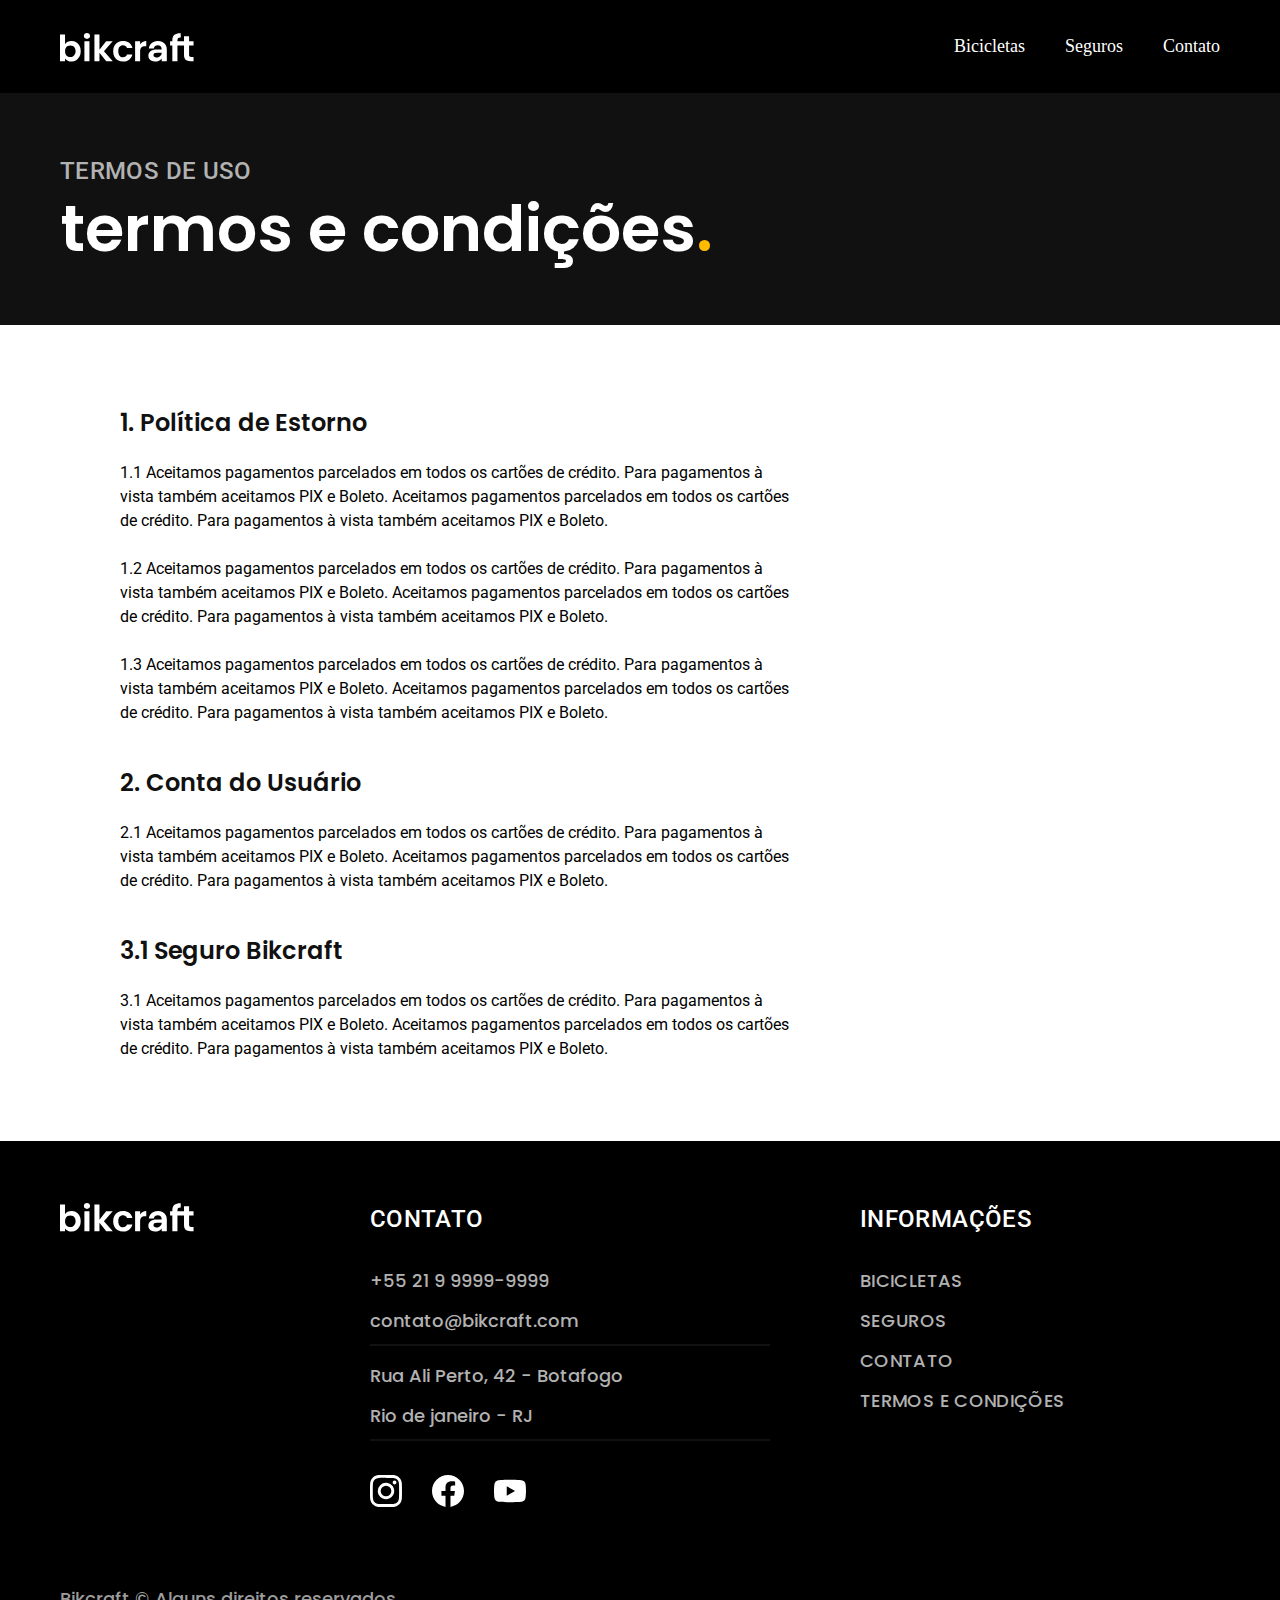
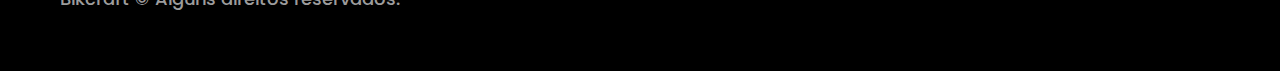
<file: termos.html>
<html lang="pt-br">

<head>
  <meta charset="UTF-8">
  <meta name="viewport" content="width=device-width, initial-scale=1.0">
  <title>Termos e Condições | Bikcraft - Bicicletas Elétricas</title>
  <meta name="description" content="Termos e condições - Bikcraft.">

  <link rel="stylesheet" href="./css/style.css">
  <link rel="preconnect" href="https://fonts.googleapis.com">
  <link rel="preconnect" href="https://fonts.gstatic.com" crossorigin>
  <link href="https://fonts.googleapis.com/css2?family=Merriweather:ital,wght@1,900&family=Poppins:wght@400;500;600&family=Roboto:wght@400;500&display=swap" rel="stylesheet">



</head>

<body id="termos">
  <header class="header-bg">
    <div class="header container-1200">
      <a href="./index.html"> <img src="./img/bikcraft.svg" alt="bikcraft"></a>
      <nav aria-label="primaria">
        <ul class="header-menu">
          <li><a href="./bicicletas.html">Bicicletas</a></li>
          <li><a href="./seguros.html">Seguros</a></li>
          <li><a href="./contato.html">Contato</a></li>
        </ul>
      </nav>
    </div>
  </header>
  <div class="titulo-bg bg-11">
    <div class="titulo container-1200">
      <p class="font-2-l-b cor-5">TERMOS DE USO</p>
      <h1 class="titulo-introducao font-1-xxl cor-0">
        termos e condições<span class="cor-p1">.</span>
      </h1>
    </div>
  </div>

  <main class="termos-bg container-1200">

    <ol class="font-2-s termos-lista ">
      <li class=" ">
        <h2 class="font-1-l-b cor-11">1. Política de Estorno</h2>
        <p>1.1 Aceitamos pagamentos parcelados em todos os cartões de crédito. Para pagamentos à vista também aceitamos PIX e Boleto. Aceitamos pagamentos parcelados em todos os cartões de crédito. Para pagamentos à vista também aceitamos PIX e Boleto.</p>
        <p>1.2 Aceitamos pagamentos parcelados em todos os cartões de crédito. Para pagamentos à vista também aceitamos PIX e Boleto. Aceitamos pagamentos parcelados em todos os cartões de crédito. Para pagamentos à vista também aceitamos PIX e Boleto.</p>
        <p>1.3 Aceitamos pagamentos parcelados em todos os cartões de crédito. Para pagamentos à vista também aceitamos PIX e Boleto. Aceitamos pagamentos parcelados em todos os cartões de crédito. Para pagamentos à vista também aceitamos PIX e Boleto.</p>
      </li>

      <li>
        <h2 class="font-1-l-b cor-11">2. Conta do Usuário</h2>
        <p>2.1 Aceitamos pagamentos parcelados em todos os cartões de crédito. Para pagamentos à vista também aceitamos PIX e Boleto. Aceitamos pagamentos parcelados em todos os cartões de crédito. Para pagamentos à vista também aceitamos PIX e Boleto.</p>
      </li>

      <li>
        <h2 class="font-1-l-b cor-11">3.1 Seguro Bikcraft</h2>
        <p>3.1 Aceitamos pagamentos parcelados em todos os cartões de crédito. Para pagamentos à vista também aceitamos PIX e Boleto. Aceitamos pagamentos parcelados em todos os cartões de crédito. Para pagamentos à vista também aceitamos PIX e Boleto.</p>
      </li>
    </ol>









  </main>





  <footer class="footer-bg">
    <div class="footer-container container-1200 ">
      <div class="logo-footer">
        <a href="./index.html"> <img src="./img/bikcraft.svg" alt="logo bikcraft"></a>
      </div>
      <div class="contato-footer ">
        <h3 class="font-2-l-b cor-0">CONTATO</h3>
        <ul class="contato font-1-m cor-5">
          <li><a href="tel:+552199999999">+55 21 9 9999-9999</a></li>
          <li><a href="mailto:contato@bicrafk.com">contato@bikcraft.com </a></li>
          <li>
            <p>Rua Ali Perto, 42 - Botafogo</p>
          </li>
          <li>
            <p>Rio de janeiro - RJ</p>
          </li>
        </ul>
        <div class="redes-sociais">
          <div><img src="./img/redes/instagram.svg" alt="instagran logo"></div>
          <div><img src="./img/redes/facebook.svg" alt="facebook logo"></div>
          <div><img src="./img/redes/youtube.svg" alt="youTube logo"></div>
        </div>
      </div>

      <div class=" font-2-l-b cor-0 informacoes-footer">
        <h3 class="font-2-l-b cor-0">INFORMAÇÕES</h3>

        <nav>
          <ul class="informacoes font-1-m cor-5">
            <li><a href="./bicicletas.html">Bicicletas</a></li>
            <li><a href="./seguros.html">Seguros</a></li>
            <li><a href="./contato.html">Contato</a></li>
            <li><a href="./termos.html">Termos e Condições</a></li>
          </ul>
        </nav>
      </div>



      <P class="footer-copy font-2-m cor-6">Bikcraft © Alguns direitos reservados.</P>
    </div>

  </footer>

</body>

</html>
</file>
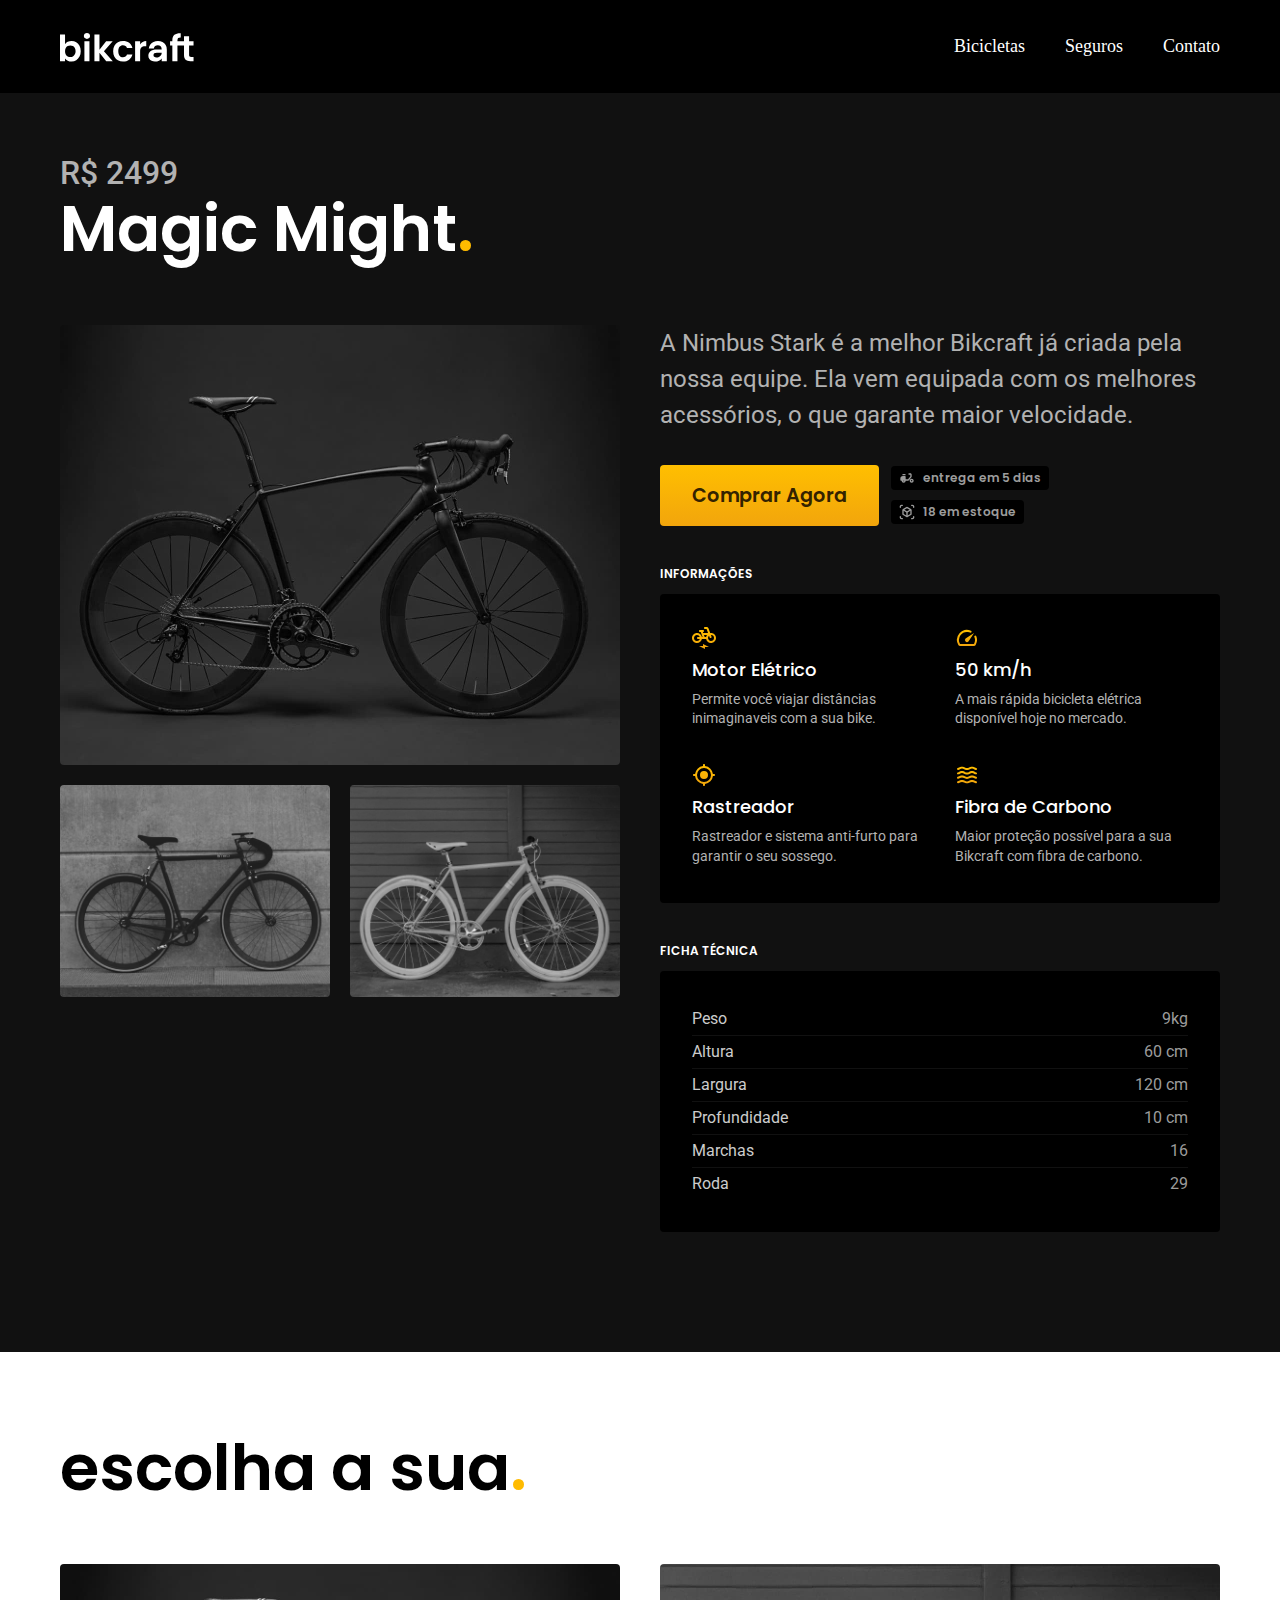
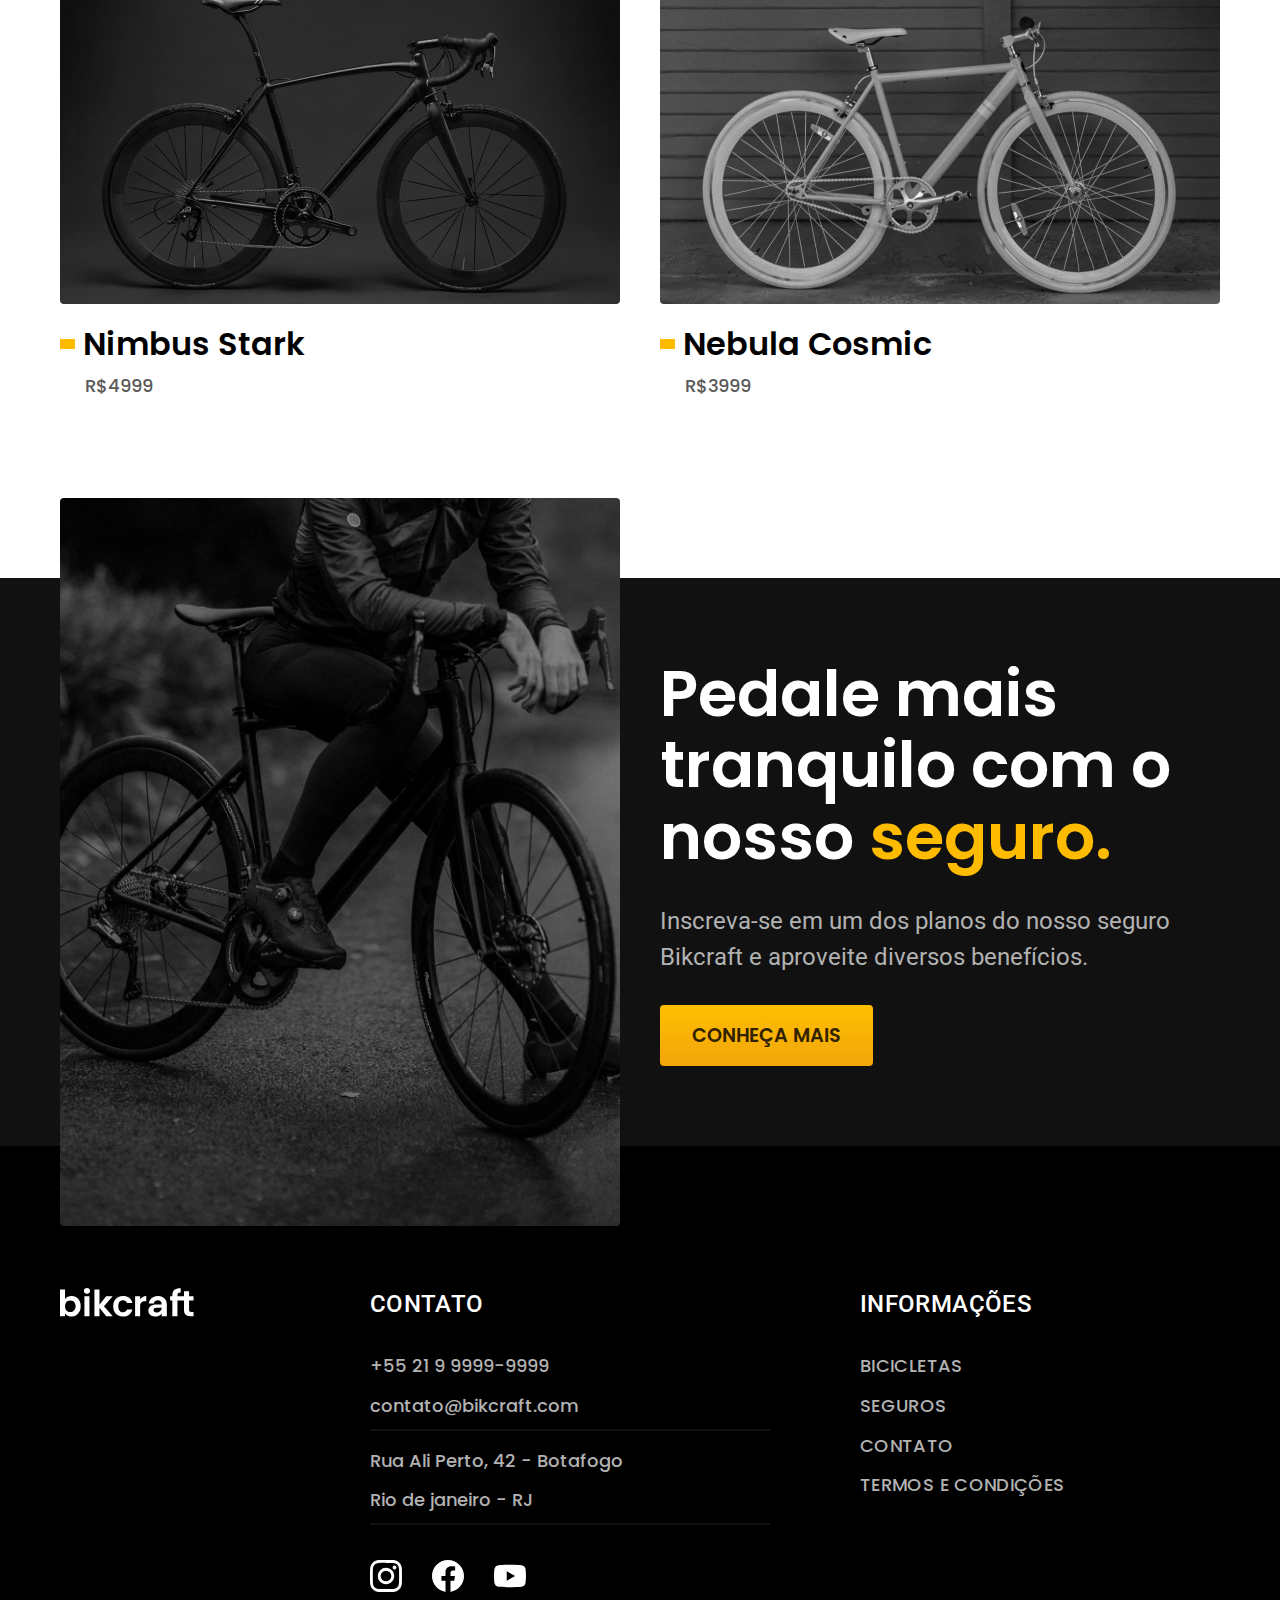
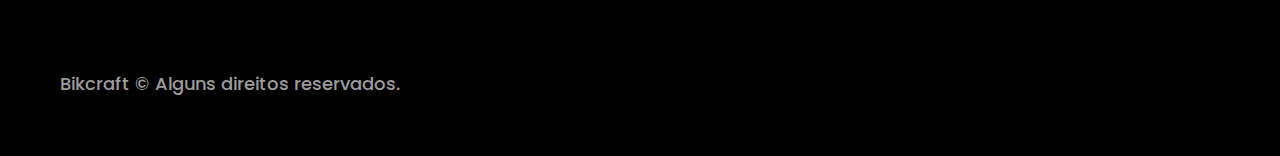
<file: bicicletas/magic.html>
<html lang="pt-br">

<head>
  <meta charset="UTF-8">
  <meta name="viewport" content="width=device-width, initial-scale=1.0">
  <title>Nimbus stark | Bikcraft - Bicicletas Elétricas</title>
  <meta name="description" content="Nimbus stark - Bikcraft.">

  <link rel="stylesheet" href="../css/style.css">
  <link rel="preconnect" href="https://fonts.googleapis.com">
  <link rel="preconnect" href="https://fonts.gstatic.com" crossorigin>
  <link href="https://fonts.googleapis.com/css2?family=Merriweather:ital,wght@1,900&family=Poppins:wght@400;500;600&family=Roboto:wght@400;500&display=swap" rel="stylesheet">



</head>

<body id="nimbus">
  <header class="header-bg">
    <div class="header container-1200">
      <a href="../"> <img src="../img/bikcraft.svg" alt="bikcraft"></a>
      <nav aria-label="primaria">
        <ul class="header-menu">
          <li><a href="../bicicletas.html">Bicicletas</a></li>
          <li><a href="../seguros.html">Seguros</a></li>
          <li><a href="../contato.html">Contato</a></li>
        </ul>
      </nav>
    </div>
  </header>

  <main class="titulo-bg bg-11">
    <div class="titulo container-1200">
      <span class="font-2-xl preco-span cor-5">R$ 2499</span>
      <h1 class="titulo-introducao font-1-xxl cor-0">
        Magic Might<span class="cor-p1">.</span>
      </h1>
    </div>

    <div class="bicicleta container-1200">
      <div class="bicicleta-imagens">
        <img src="../img/bicicleta/nimbus1.jpg" alt="">
        <img src="../img/bicicleta/nimbus2.jpg" alt="">
        <img src="../img/bicicleta/nimbus3.jpg" alt="">
      </div>
      <div class="bicicleta-conteudo">
        <p class="font-2-l cor-5">
          A Nimbus Stark é a melhor Bikcraft já criada pela nossa equipe. Ela vem equipada com os melhores acessórios, o que garante maior velocidade.
        </p>

        <div class="bicicleta-comprar">
          <a href="../orcamento.html" class="botao-1">Comprar Agora</a>
          <span class="font-1-xs cor-6"><img src="../img/icones/entrega.svg" alt="">entrega em 5 dias</span>
          <span class="font-1-xs cor-6"><img src="../img/icones/estoque.svg" alt="">18 em estoque</span>
        </div>

        <h2 class="font-1-xs cor-0">Informações</h2>
        <ul class="bicicleta-informacoes">
          <li>
            <img src="../img/icones/eletrica.svg" alt="">
            <h3 class="font-1-m cor-0">Motor Elétrico</h3>
            <p class="font-2-xs cor-5">Permite você viajar distâncias inimaginaveis com a sua bike.</p>
          </li>
          <li>
            <img src="../img/icones/velocidade.svg" alt="">
            <h3 class="font-1-m cor-0">50 km/h</h3>
            <p class="font-2-xs cor-5">A mais rápida bicicleta elétrica disponível hoje no mercado.</p>
          </li>
          <li>
            <img src="../img/icones/rastreador.svg" alt="">
            <h3 class="font-1-m cor-0">Rastreador</h3>
            <p class="font-2-xs cor-5">Rastreador e sistema anti-furto para garantir o seu sossego.</p>
          </li>
          <li>
            <img src="../img/icones/carbono.svg" alt="">
            <h3 class="font-1-m cor-0">Fibra de Carbono</h3>
            <p class="font-2-xs cor-5">Maior proteção possível para a sua Bikcraft com fibra de carbono.</p>
          </li>
        </ul>

        <h2 class="font-1-xs cor-0">Ficha Técnica</h2>

        <ul class="bicicleta-ficha font-2-s cor-4">
          <li>Peso <span>9kg</span></li>
          <li>Altura <span>60 cm</span></li>
          <li>Largura <span>120 cm</span></li>
          <li>Profundidade <span>10 cm</span></li>
          <li>Marchas <span>16</span></li>
          <li>Roda <span>29</span></li>
        </ul>

      </div>
    </div>
  </main>

  <article class="bicicletas-lista container-1200">
    <h2 class="container-1200 font-1-xxl">escolha a sua<span class="cor-p1">.</span></h2>
    <ul class="lista-escolha">

      <li> <a href="./nimbus.html"> <img src="/img/bicicletas/nimbus.jpg" alt="Nimbus Stark">
          <div class="container-detalhe">
            <h3 class="font-1-xl"> Nimbus Stark</h3>
          </div>
          <span class="font-2-m cor-8">R$4999</span>
        </a> </li>

      <li> <a href="./nebula.html"> <img src="/img/bicicletas/nebula.jpg" alt="Nebula Cosmic">
          <div class="container-detalhe">
            <h3 class="font-1-xl"> Nebula Cosmic</h3>
          </div> <span class="font-2-m cor-8">R$3999</span>
        </a></li>
    </ul>
  </article>

  <article class="teclonologia-bg seguro efeito-foto-duplo">
    <div class="seguro-container container-1200">

      <div class="seguro-img">
        <img class="foto-seguro" src="../img/fotos/seguros.jpg" alt="">
      </div>

      <div class="seguro-conteudo ">

        <h2 class="titulo-tecnologia font-1-xxl cor-0">Pedale mais tranquilo com o nosso <span class="cor-p1">seguro.</span> </h2>
        <p class="texto-tecnologia font-2-l cor-5">Inscreva-se em um dos planos do nosso seguro Bikcraft e aproveite diversos benefícios.</p>

        <a class="botao-1 cor-p1" href="../seguros.html">CONHEÇA MAIS</a>

      </div>

    </div>
  </article>


  <footer class="footer-bg">
    <div class="footer-container container-1200 ">
      <div class="logo-footer">
        <a href="/index.html"> <img src="../img/bikcraft.svg" alt="logo bikcraft"></a>
      </div>
      <div class="contato-footer ">
        <h3 class="font-2-l-b cor-0">CONTATO</h3>
        <ul class="contato font-1-m cor-5">
          <li><a href="tel:+552199999999">+55 21 9 9999-9999</a></li>
          <li><a href="mailto:contato@bicrafk.com">contato@bikcraft.com </a></li>
          <li>
            <p>Rua Ali Perto, 42 - Botafogo</p>
          </li>
          <li>
            <p>Rio de janeiro - RJ</p>
          </li>
        </ul>
        <div class="redes-sociais">
          <div><img src="../img/redes/instagram.svg" alt="instagran logo"></div>
          <div><img src="../img/redes/facebook.svg" alt="facebook logo"></div>
          <div><img src="../img/redes/youtube.svg" alt="youTube logo"></div>
        </div>
      </div>

      <div class=" font-2-l-b cor-0 informacoes-footer">
        <h3 class="font-2-l-b cor-0">INFORMAÇÕES</h3>

        <nav>
          <ul class="informacoes font-1-m cor-5">
            <li><a href="../bicicletas.html">Bicicletas</a></li>
            <li><a href="../seguros.html">Seguros</a></li>
            <li><a href="../contato.html">Contato</a></li>
            <li><a href="../termos.html">Termos e Condições</a></li>
          </ul>
        </nav>
      </div>



      <P class="footer-copy font-2-m cor-6">Bikcraft © Alguns direitos reservados.</P>
    </div>

  </footer>

</body>

</html>
</file>
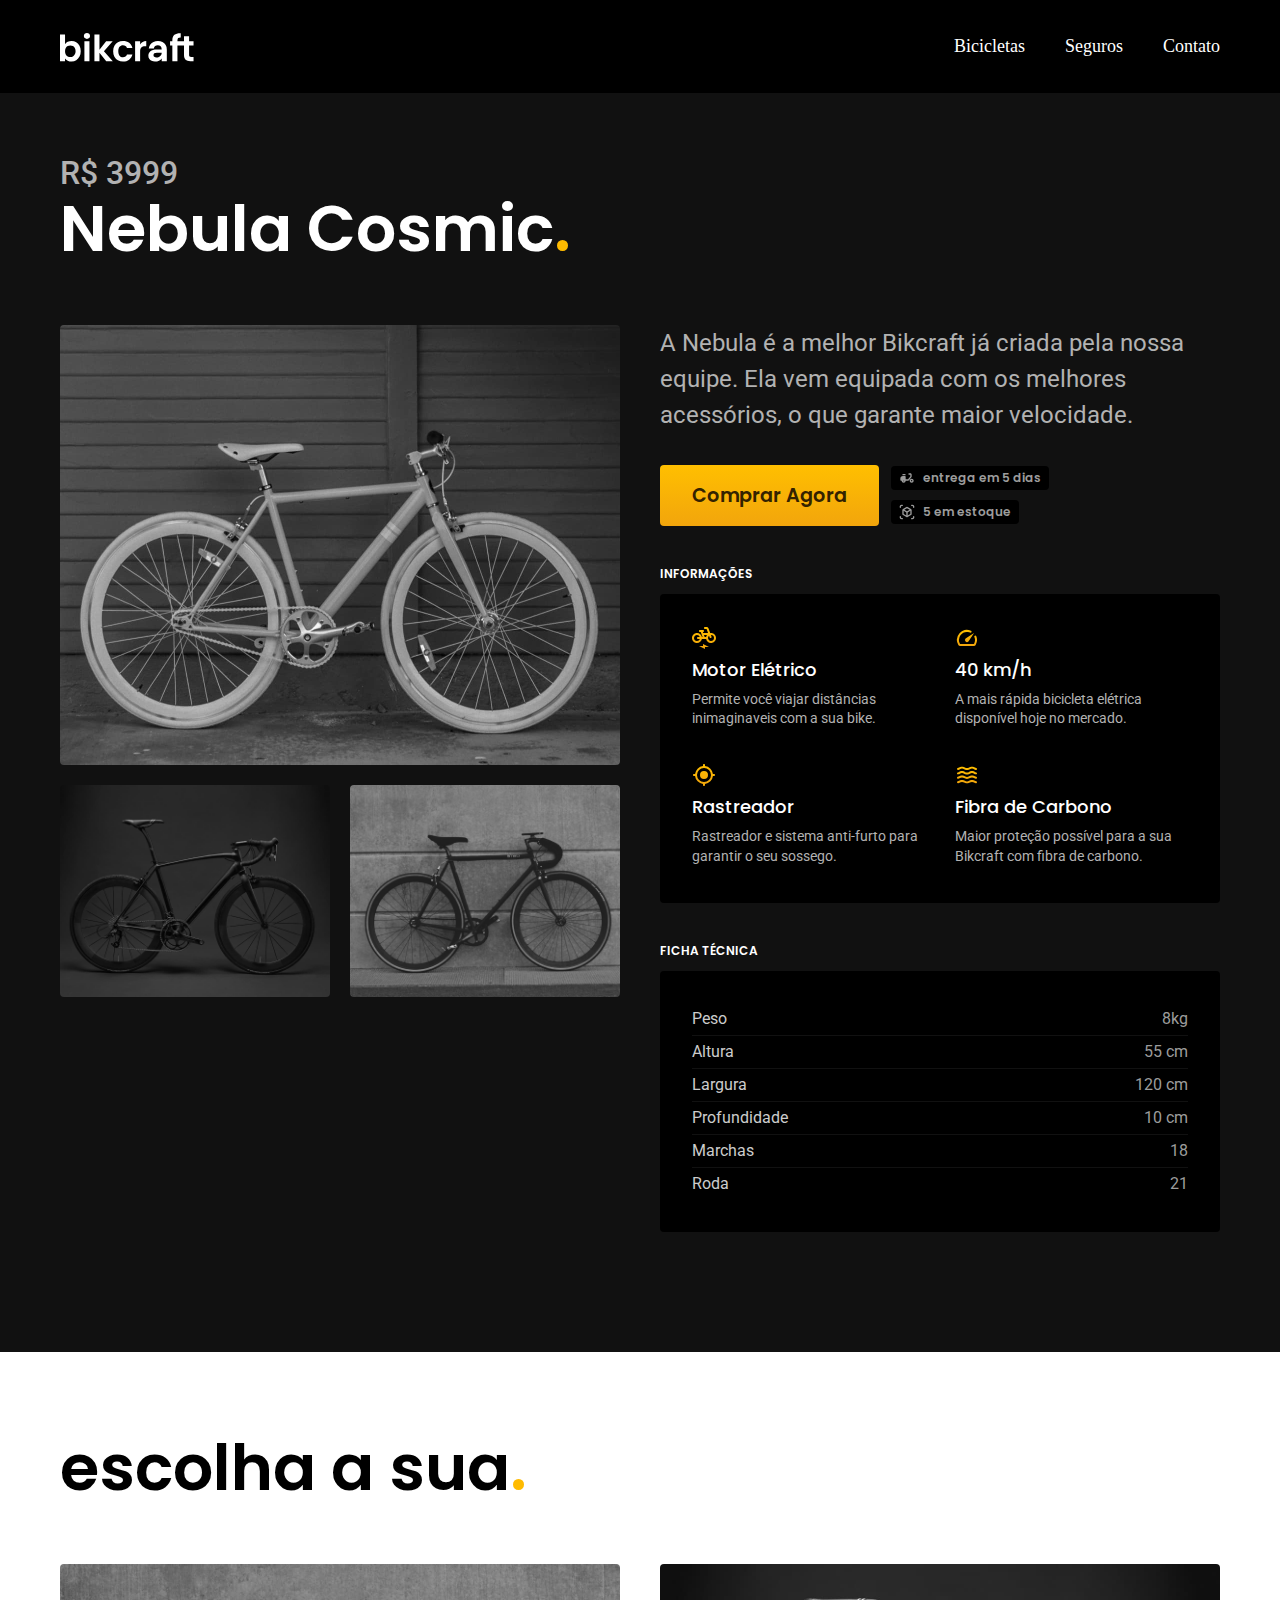
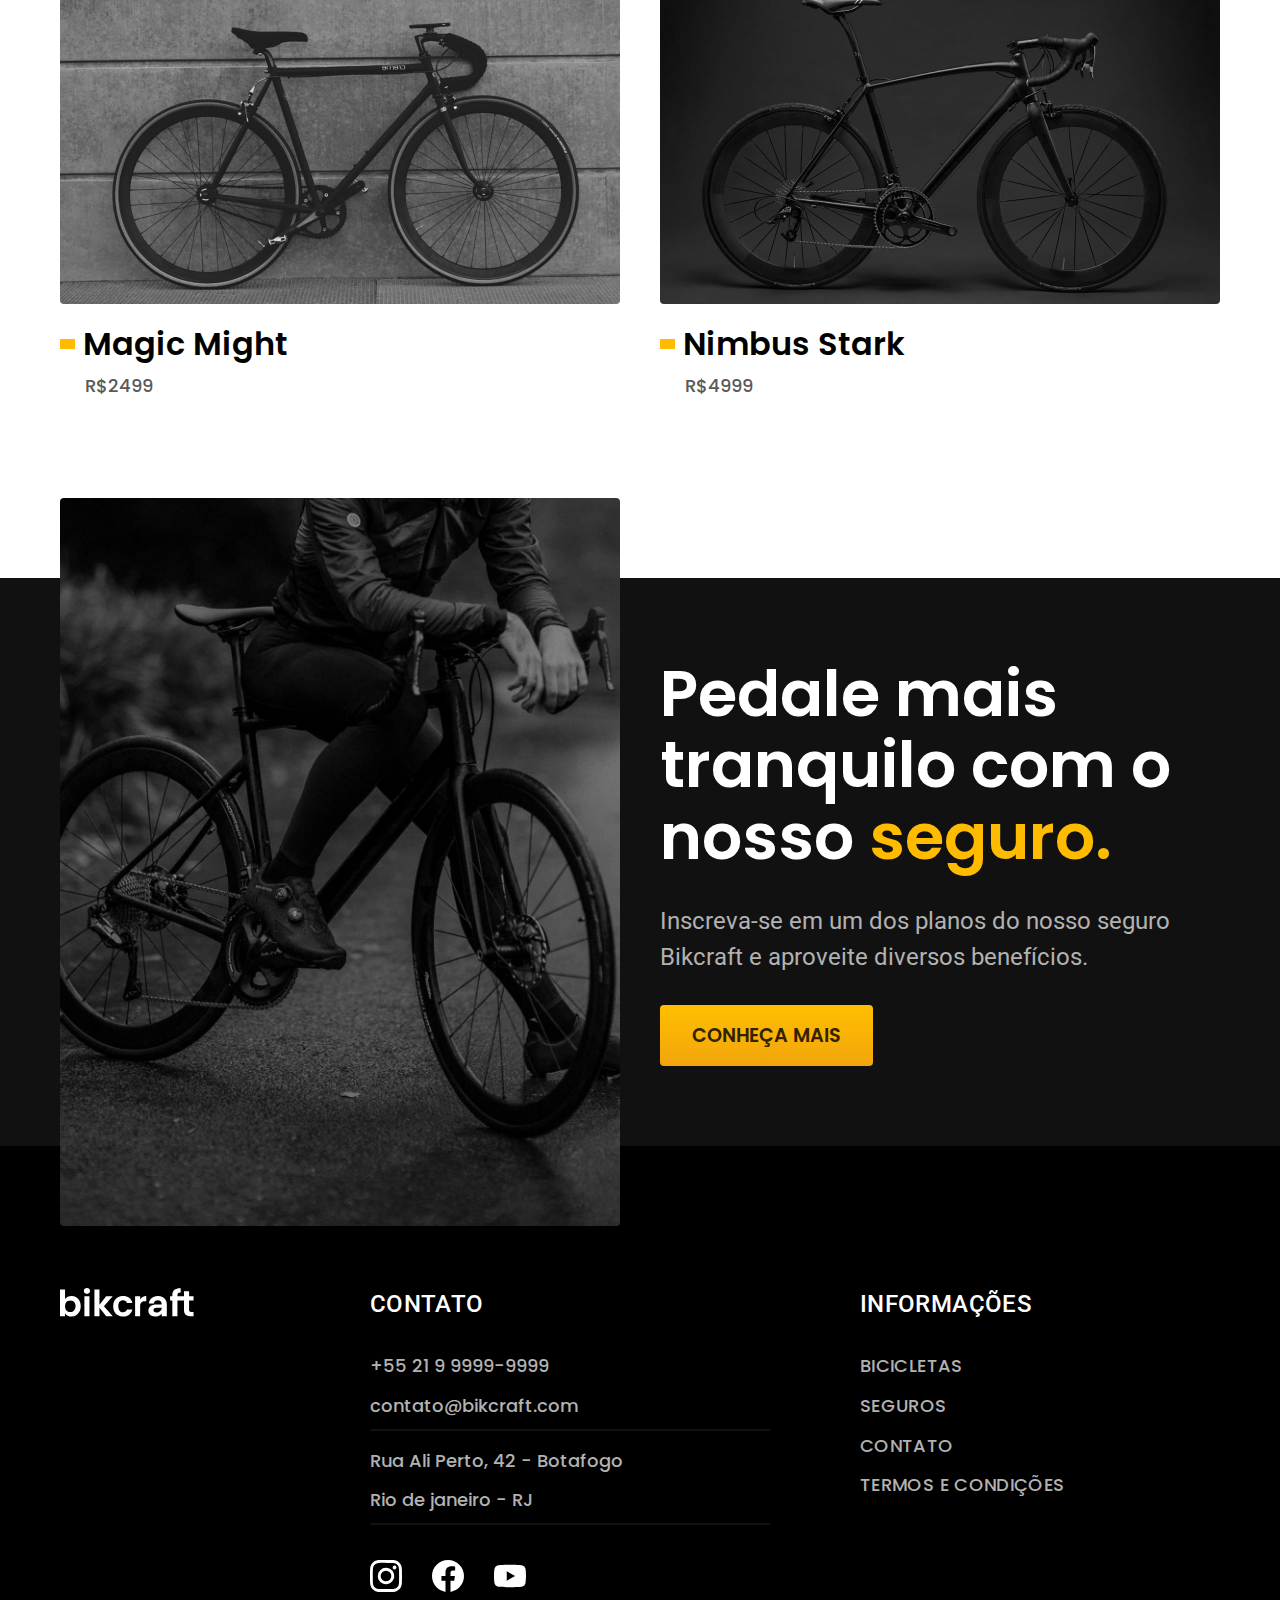
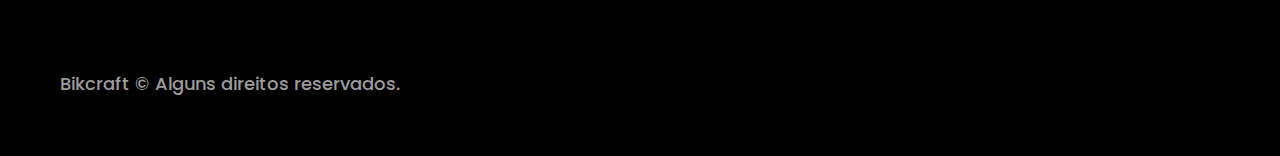
<file: bicicletas/nebula.html>
<html lang="pt-br">

<head>
  <meta charset="UTF-8">
  <meta name="viewport" content="width=device-width, initial-scale=1.0">
  <title>Nebula | Bikcraft - Bicicletas Elétricas</title>
  <meta name="description" content="Nebula - Bikcraft.">

  <link rel="stylesheet" href="../css/style.css">
  <link rel="preconnect" href="https://fonts.googleapis.com">
  <link rel="preconnect" href="https://fonts.gstatic.com" crossorigin>
  <link href="https://fonts.googleapis.com/css2?family=Merriweather:ital,wght@1,900&family=Poppins:wght@400;500;600&family=Roboto:wght@400;500&display=swap" rel="stylesheet">



</head>

<body id="nimbus">
  <header class="header-bg">
    <div class="header container-1200">
      <a href="../"> <img src="../img/bikcraft.svg" alt="bikcraft"></a>
      <nav aria-label="primaria">
        <ul class="header-menu">
          <li><a href="../bicicletas.html">Bicicletas</a></li>
          <li><a href="../seguros.html">Seguros</a></li>
          <li><a href="../contato.html">Contato</a></li>
        </ul>
      </nav>
    </div>
  </header>

  <main class="titulo-bg bg-11">
    <div class="titulo container-1200">
      <span class="font-2-xl preco-span cor-5">R$ 3999</span>
      <h1 class="titulo-introducao font-1-xxl cor-0">
        Nebula Cosmic<span class="cor-p1">.</span>
      </h1>
    </div>

    <div class="bicicleta container-1200">
      <div class="bicicleta-imagens">
        <img src="../img/bicicleta/nimbus3.jpg" alt="">
        <img src="../img/bicicleta/nimbus1.jpg" alt="">
        <img src="../img/bicicleta/nimbus2.jpg" alt="">
      </div>
      <div class="bicicleta-conteudo">
        <p class="font-2-l cor-5">
          A Nebula é a melhor Bikcraft já criada pela nossa equipe. Ela vem equipada com os melhores acessórios, o que garante maior velocidade.
        </p>

        <div class="bicicleta-comprar">
          <a href="../orcamento.html" class="botao-1">Comprar Agora</a>
          <span class="font-1-xs cor-6"><img src="../img/icones/entrega.svg" alt="">entrega em 5 dias</span>
          <span class="font-1-xs cor-6"><img src="../img/icones/estoque.svg" alt="">5 em estoque</span>
        </div>

        <h2 class="font-1-xs cor-0">Informações</h2>
        <ul class="bicicleta-informacoes">
          <li>
            <img src="../img/icones/eletrica.svg" alt="">
            <h3 class="font-1-m cor-0">Motor Elétrico</h3>
            <p class="font-2-xs cor-5">Permite você viajar distâncias inimaginaveis com a sua bike.</p>
          </li>
          <li>
            <img src="../img/icones/velocidade.svg" alt="">
            <h3 class="font-1-m cor-0">40 km/h</h3>
            <p class="font-2-xs cor-5">A mais rápida bicicleta elétrica disponível hoje no mercado.</p>
          </li>
          <li>
            <img src="../img/icones/rastreador.svg" alt="">
            <h3 class="font-1-m cor-0">Rastreador</h3>
            <p class="font-2-xs cor-5">Rastreador e sistema anti-furto para garantir o seu sossego.</p>
          </li>
          <li>
            <img src="../img/icones/carbono.svg" alt="">
            <h3 class="font-1-m cor-0">Fibra de Carbono</h3>
            <p class="font-2-xs cor-5">Maior proteção possível para a sua Bikcraft com fibra de carbono.</p>
          </li>
        </ul>

        <h2 class="font-1-xs cor-0">Ficha Técnica</h2>

        <ul class="bicicleta-ficha font-2-s cor-4">
          <li>Peso <span>8kg</span></li>
          <li>Altura <span>55 cm</span></li>
          <li>Largura <span>120 cm</span></li>
          <li>Profundidade <span>10 cm</span></li>
          <li>Marchas <span>18</span></li>
          <li>Roda <span>21</span></li>
        </ul>

      </div>
    </div>
  </main>

  <article class="bicicletas-lista container-1200">
    <h2 class="container-1200 font-1-xxl">escolha a sua<span class="cor-p1">.</span></h2>
    <ul class="lista-escolha">

      <li> <a href="./magic.html"> <img src="/img/bicicletas/magic.jpg" alt="Magic Might">
          <div class="container-detalhe">
            <h3 class="font-1-xl"> Magic Might</h3>
          </div>
          <span class="font-2-m cor-8">R$2499</span>
        </a> </li>

      <li> <a href="./nimbus.html"> <img src="/img/bicicletas/nimbus.jpg" alt="Nimbus Stark">
          <div class="container-detalhe">
            <h3 class="font-1-xl"> Nimbus Stark</h3>
          </div> <span class="font-2-m cor-8">R$4999</span>
        </a></li>
    </ul>
  </article>

  <article class="teclonologia-bg seguro efeito-foto-duplo">
    <div class="seguro-container container-1200">

      <div class="seguro-img">
        <img class="foto-seguro" src="../img/fotos/seguros.jpg" alt="">
      </div>

      <div class="seguro-conteudo ">

        <h2 class="titulo-tecnologia font-1-xxl cor-0">Pedale mais tranquilo com o nosso <span class="cor-p1">seguro.</span> </h2>
        <p class="texto-tecnologia font-2-l cor-5">Inscreva-se em um dos planos do nosso seguro Bikcraft e aproveite diversos benefícios.</p>

        <a class="botao-1 cor-p1" href="../seguros.html">CONHEÇA MAIS</a>

      </div>

    </div>
  </article>


  <footer class="footer-bg">
    <div class="footer-container container-1200 ">
      <div class="logo-footer">
        <a href="/index.html"> <img src="../img/bikcraft.svg" alt="logo bikcraft"></a>
      </div>
      <div class="contato-footer ">
        <h3 class="font-2-l-b cor-0">CONTATO</h3>
        <ul class="contato font-1-m cor-5">
          <li><a href="tel:+552199999999">+55 21 9 9999-9999</a></li>
          <li><a href="mailto:contato@bicrafk.com">contato@bikcraft.com </a></li>
          <li>
            <p>Rua Ali Perto, 42 - Botafogo</p>
          </li>
          <li>
            <p>Rio de janeiro - RJ</p>
          </li>
        </ul>
        <div class="redes-sociais">
          <div><img src="../img/redes/instagram.svg" alt="instagran logo"></div>
          <div><img src="../img/redes/facebook.svg" alt="facebook logo"></div>
          <div><img src="../img/redes/youtube.svg" alt="youTube logo"></div>
        </div>
      </div>

      <div class=" font-2-l-b cor-0 informacoes-footer">
        <h3 class="font-2-l-b cor-0">INFORMAÇÕES</h3>

        <nav>
          <ul class="informacoes font-1-m cor-5">
            <li><a href="../bicicletas.html">Bicicletas</a></li>
            <li><a href="../seguros.html">Seguros</a></li>
            <li><a href="../contato.html">Contato</a></li>
            <li><a href="../termos.html">Termos e Condições</a></li>
          </ul>
        </nav>
      </div>



      <P class="footer-copy font-2-m cor-6">Bikcraft © Alguns direitos reservados.</P>
    </div>

  </footer>

</body>

</html>
</file>
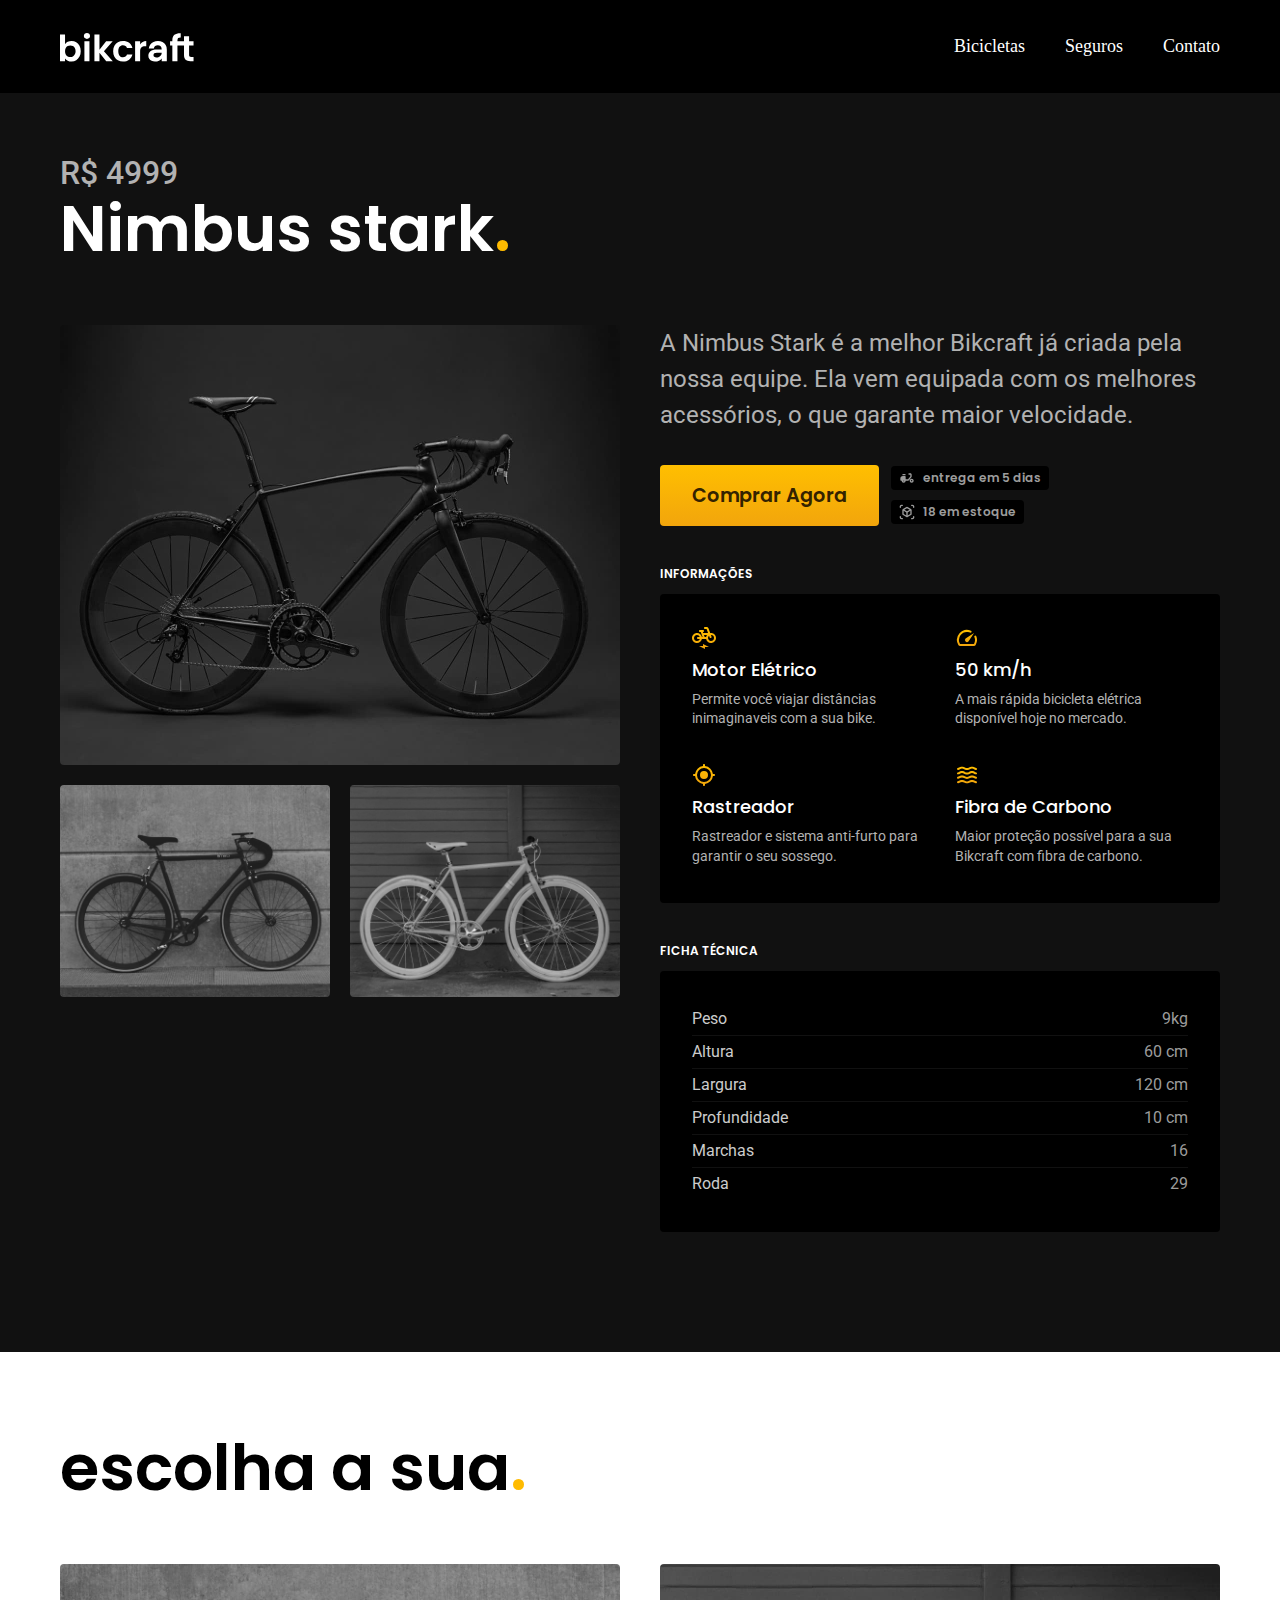
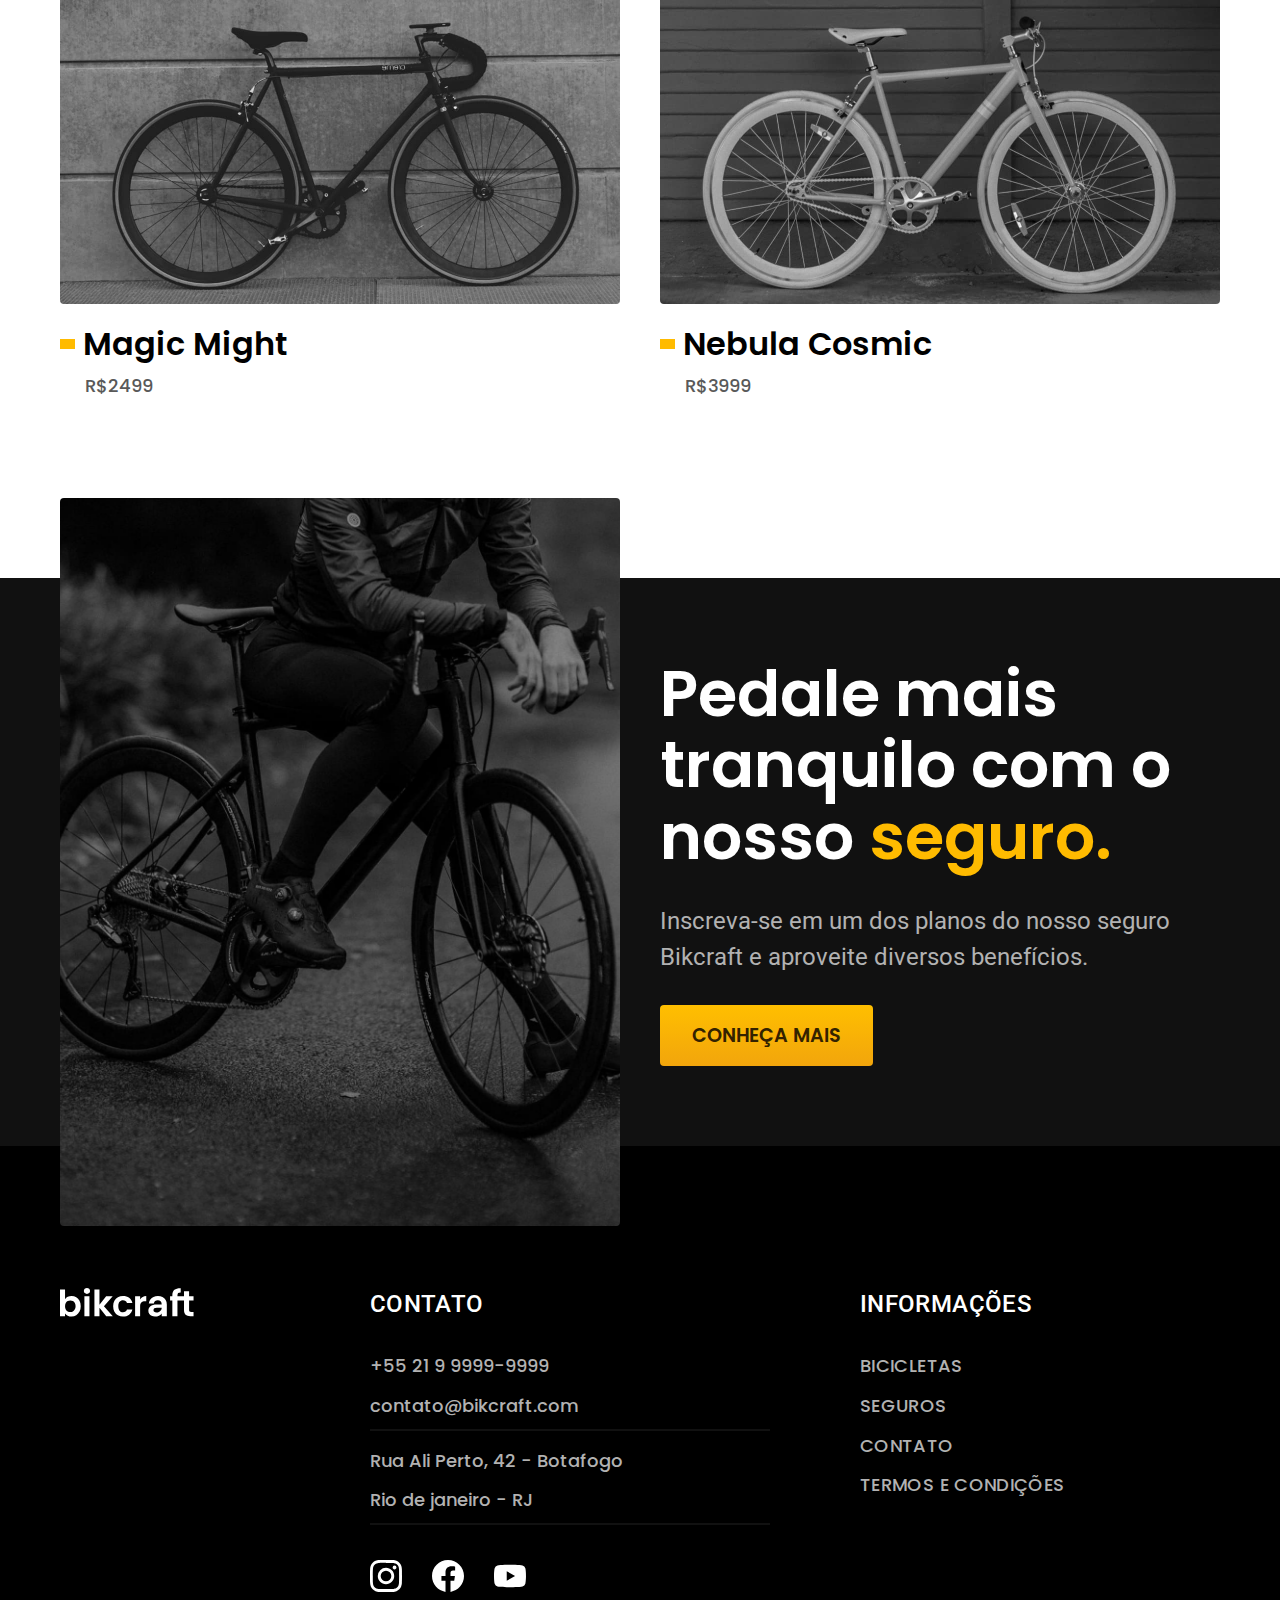
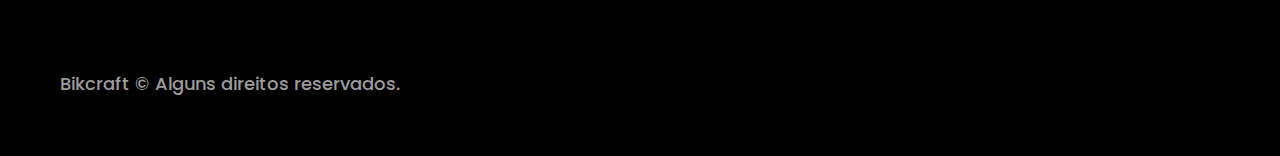
<file: bicicletas/nimbus.html>
<html lang="pt-br">

<head>
  <meta charset="UTF-8">
  <meta name="viewport" content="width=device-width, initial-scale=1.0">
  <title>Nimbus stark | Bikcraft - Bicicletas Elétricas</title>
  <meta name="description" content="Nimbus stark - Bikcraft.">

  <link rel="stylesheet" href="../css/style.css">
  <link rel="preconnect" href="https://fonts.googleapis.com">
  <link rel="preconnect" href="https://fonts.gstatic.com" crossorigin>
  <link href="https://fonts.googleapis.com/css2?family=Merriweather:ital,wght@1,900&family=Poppins:wght@400;500;600&family=Roboto:wght@400;500&display=swap" rel="stylesheet">



</head>

<body id="nimbus">
  <header class="header-bg">
    <div class="header container-1200">
      <a href="../"> <img src="../img/bikcraft.svg" alt="bikcraft"></a>
      <nav aria-label="primaria">
        <ul class="header-menu">
          <li><a href="../bicicletas.html">Bicicletas</a></li>
          <li><a href="../seguros.html">Seguros</a></li>
          <li><a href="../contato.html">Contato</a></li>
        </ul>
      </nav>
    </div>
  </header>

  <main class="titulo-bg bg-11">
    <div class="titulo container-1200">
      <span class="font-2-xl preco-span cor-5">R$ 4999</span>
      <h1 class="titulo-introducao font-1-xxl cor-0">
        Nimbus stark<span class="cor-p1">.</span>
      </h1>
    </div>

    <div class="bicicleta container-1200">
      <div class="bicicleta-imagens">
        <img src="../img/bicicleta/nimbus1.jpg" alt="">
        <img src="../img/bicicleta/nimbus2.jpg" alt="">
        <img src="../img/bicicleta/nimbus3.jpg" alt="">
      </div>
      <div class="bicicleta-conteudo">
        <p class="font-2-l cor-5">
          A Nimbus Stark é a melhor Bikcraft já criada pela nossa equipe. Ela vem equipada com os melhores acessórios, o que garante maior velocidade.
        </p>

        <div class="bicicleta-comprar">
          <a href="../orcamento.html" class="botao-1">Comprar Agora</a>
          <span class="font-1-xs cor-6"><img src="../img/icones/entrega.svg" alt="">entrega em 5 dias</span>
          <span class="font-1-xs cor-6"><img src="../img/icones/estoque.svg" alt="">18 em estoque</span>
        </div>

        <h2 class="font-1-xs cor-0">Informações</h2>
        <ul class="bicicleta-informacoes">
          <li>
            <img src="../img/icones/eletrica.svg" alt="">
            <h3 class="font-1-m cor-0">Motor Elétrico</h3>
            <p class="font-2-xs cor-5">Permite você viajar distâncias inimaginaveis com a sua bike.</p>
          </li>
          <li>
            <img src="../img/icones/velocidade.svg" alt="">
            <h3 class="font-1-m cor-0">50 km/h</h3>
            <p class="font-2-xs cor-5">A mais rápida bicicleta elétrica disponível hoje no mercado.</p>
          </li>
          <li>
            <img src="../img/icones/rastreador.svg" alt="">
            <h3 class="font-1-m cor-0">Rastreador</h3>
            <p class="font-2-xs cor-5">Rastreador e sistema anti-furto para garantir o seu sossego.</p>
          </li>
          <li>
            <img src="../img/icones/carbono.svg" alt="">
            <h3 class="font-1-m cor-0">Fibra de Carbono</h3>
            <p class="font-2-xs cor-5">Maior proteção possível para a sua Bikcraft com fibra de carbono.</p>
          </li>
        </ul>

        <h2 class="font-1-xs cor-0">Ficha Técnica</h2>

        <ul class="bicicleta-ficha font-2-s cor-4">
          <li>Peso <span>9kg</span></li>
          <li>Altura <span>60 cm</span></li>
          <li>Largura <span>120 cm</span></li>
          <li>Profundidade <span>10 cm</span></li>
          <li>Marchas <span>16</span></li>
          <li>Roda <span>29</span></li>
        </ul>

      </div>
    </div>
  </main>

  <article class="bicicletas-lista container-1200">
    <h2 class="container-1200 font-1-xxl">escolha a sua<span class="cor-p1">.</span></h2>
    <ul class="lista-escolha">

      <li> <a href="./magic.html"> <img src="/img/bicicletas/magic.jpg" alt="Magic Might">
          <div class="container-detalhe">
            <h3 class="font-1-xl"> Magic Might</h3>
          </div>
          <span class="font-2-m cor-8">R$2499</span>
        </a> </li>

      <li> <a href="./nebula.html"> <img src="/img/bicicletas/nebula.jpg" alt="Nebula Cosmic">
          <div class="container-detalhe">
            <h3 class="font-1-xl"> Nebula Cosmic</h3>
          </div> <span class="font-2-m cor-8">R$3999</span>
        </a></li>
    </ul>
  </article>

  <article class="teclonologia-bg seguro efeito-foto-duplo">
    <div class="seguro-container container-1200">

      <div class="seguro-img">
        <img class="foto-seguro" src="../img/fotos/seguros.jpg" alt="">
      </div>

      <div class="seguro-conteudo ">

        <h2 class="titulo-tecnologia font-1-xxl cor-0">Pedale mais tranquilo com o nosso <span class="cor-p1">seguro.</span> </h2>
        <p class="texto-tecnologia font-2-l cor-5">Inscreva-se em um dos planos do nosso seguro Bikcraft e aproveite diversos benefícios.</p>

        <a class="botao-1 cor-p1" href="../seguros.html">CONHEÇA MAIS</a>

      </div>

    </div>
  </article>


  <footer class="footer-bg">
    <div class="footer-container container-1200 ">
      <div class="logo-footer">
        <a href="/index.html"> <img src="../img/bikcraft.svg" alt="logo bikcraft"></a>
      </div>
      <div class="contato-footer ">
        <h3 class="font-2-l-b cor-0">CONTATO</h3>
        <ul class="contato font-1-m cor-5">
          <li><a href="tel:+552199999999">+55 21 9 9999-9999</a></li>
          <li><a href="mailto:contato@bicrafk.com">contato@bikcraft.com </a></li>
          <li>
            <p>Rua Ali Perto, 42 - Botafogo</p>
          </li>
          <li>
            <p>Rio de janeiro - RJ</p>
          </li>
        </ul>
        <div class="redes-sociais">
          <div><img src="../img/redes/instagram.svg" alt="instagran logo"></div>
          <div><img src="../img/redes/facebook.svg" alt="facebook logo"></div>
          <div><img src="../img/redes/youtube.svg" alt="youTube logo"></div>
        </div>
      </div>

      <div class=" font-2-l-b cor-0 informacoes-footer">
        <h3 class="font-2-l-b cor-0">INFORMAÇÕES</h3>

        <nav>
          <ul class="informacoes font-1-m cor-5">
            <li><a href="../bicicletas.html">Bicicletas</a></li>
            <li><a href="../seguros.html">Seguros</a></li>
            <li><a href="../contato.html">Contato</a></li>
            <li><a href="../termos.html">Termos e Condições</a></li>
          </ul>
        </nav>
      </div>



      <P class="footer-copy font-2-m cor-6">Bikcraft © Alguns direitos reservados.</P>
    </div>

  </footer>

</body>

</html>
</file>
<file: css/style.css>
/* global */
@import url(./global/global.css);
@import url(./global/cores.css);
@import url(./global/tipografia.css);
@import url(./global/utilitarios.css);
@import url(./global/header.css);
@import url(./global/footer.css);

/* home */
@import url(./home/introducao.css);
@import url(./home/tecnologia.css);
@import url(./home/depoimento.css);
@import url(./home/parceiros.css);

/* bicicletas */
@import url(./bibicletas/bicicletas-lista.css);
@import url(./bibicletas/bicicletas.css);

/* bicicleta */
@import url(./bicicleta/bicicleta.css);

/* seguros */
@import url(./seguros/seguros.css);
@import url(./seguros/vantagens.css);
@import url(./seguros/perguntas.css);

/* termos */
@import url(./termos/termos.css);

/* @import url(/css/home/escolha.css); */
</file>
